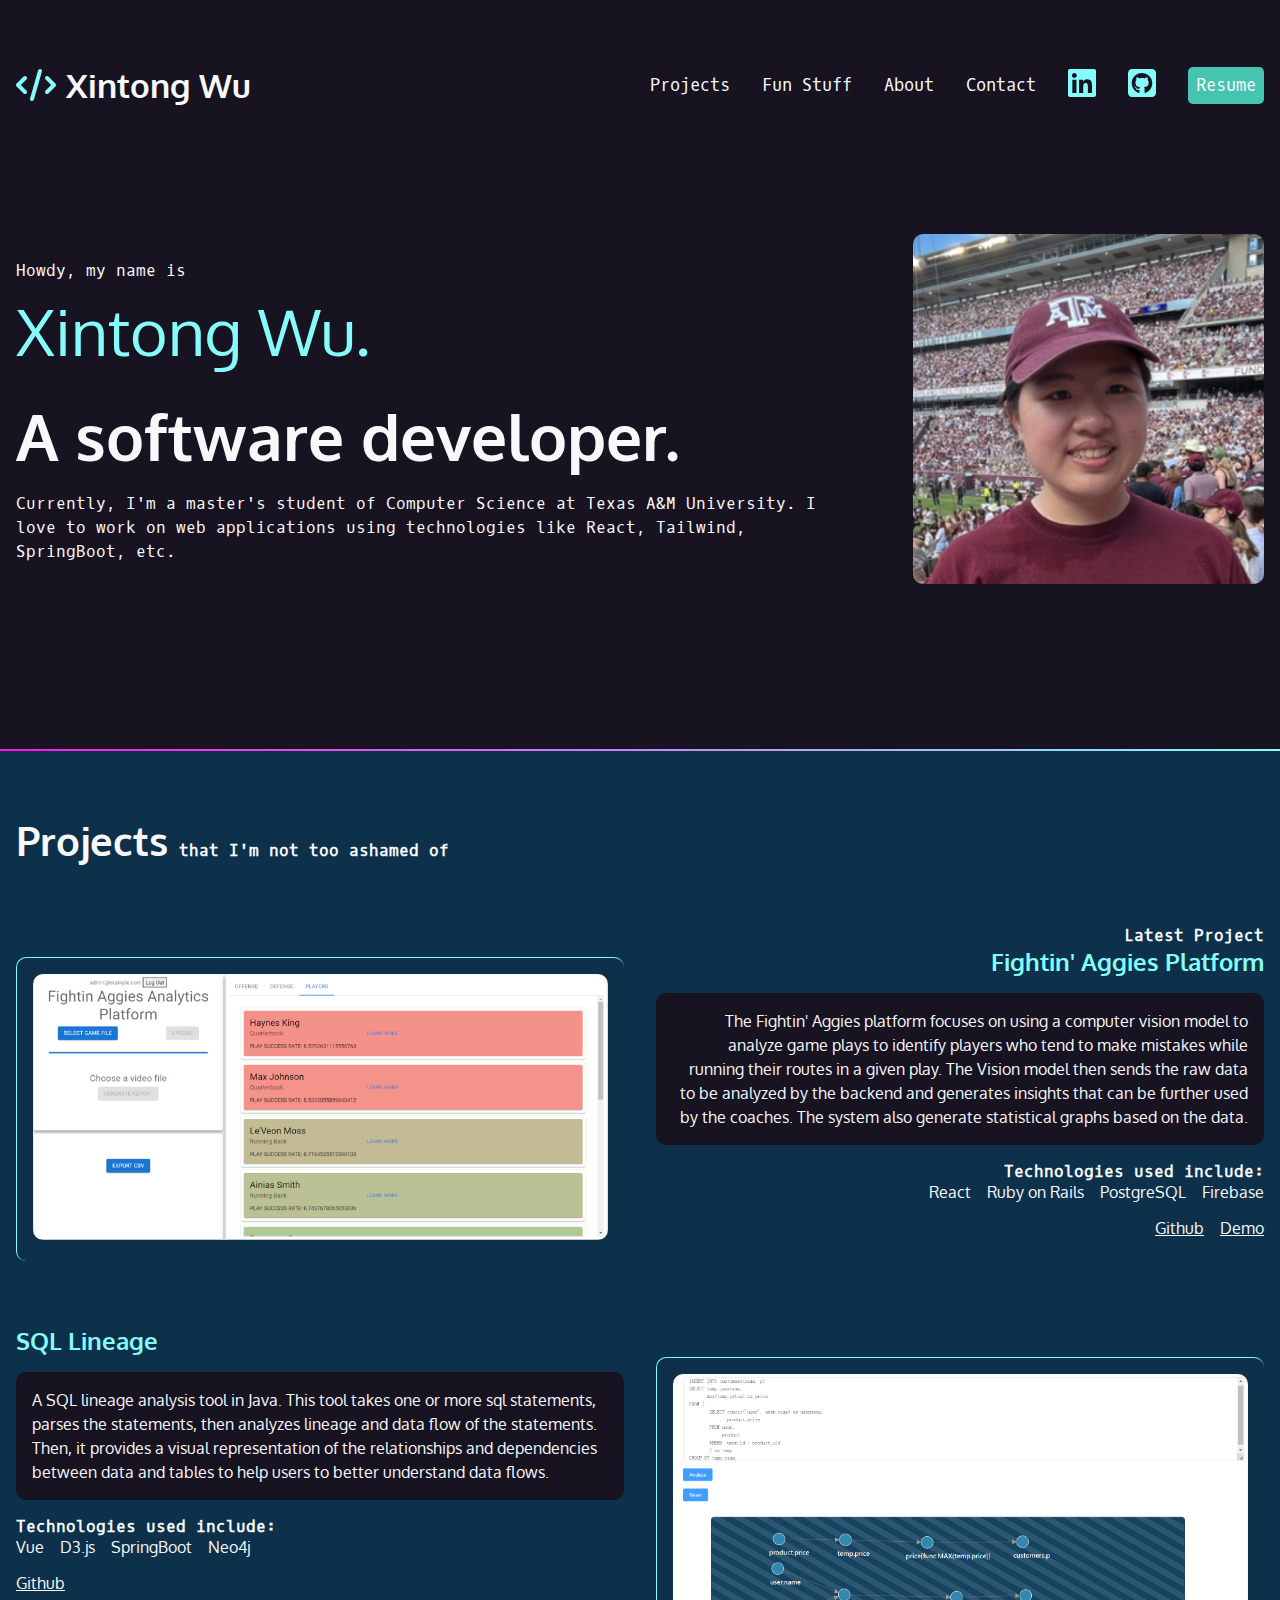
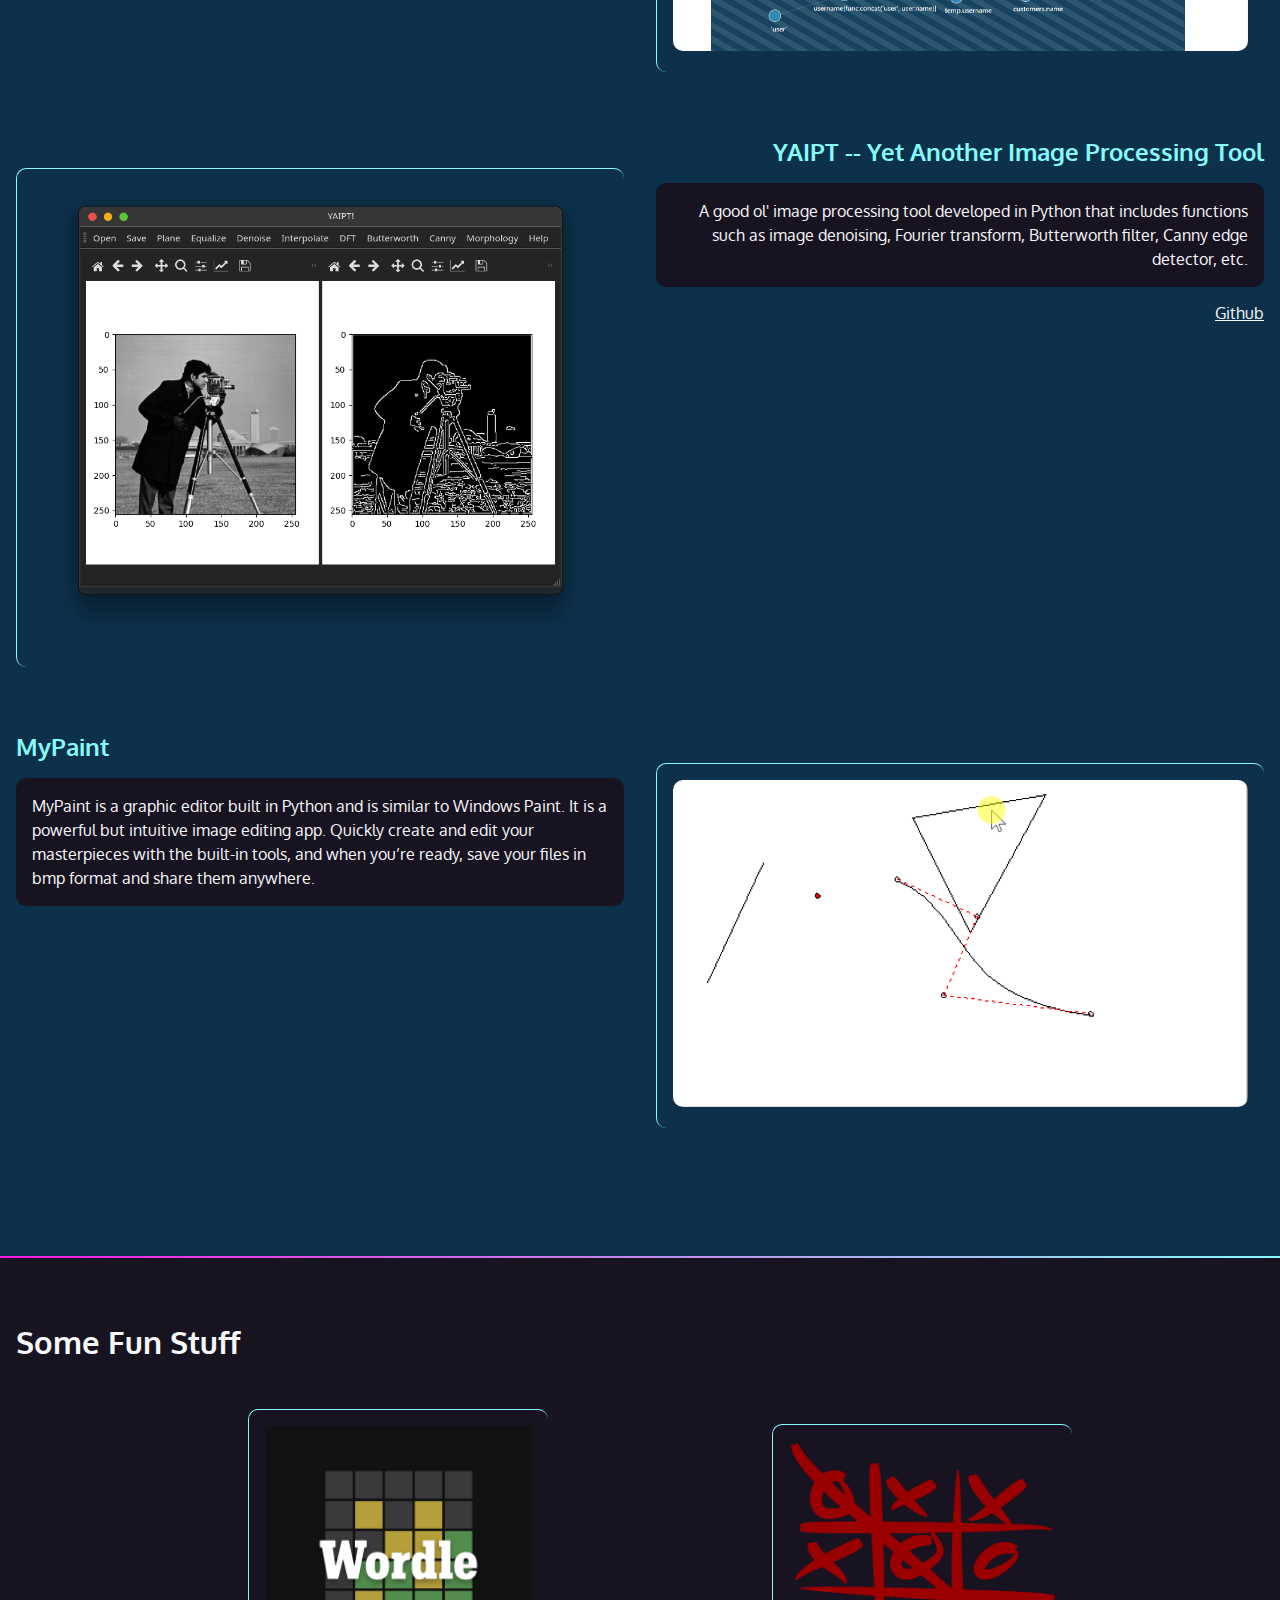
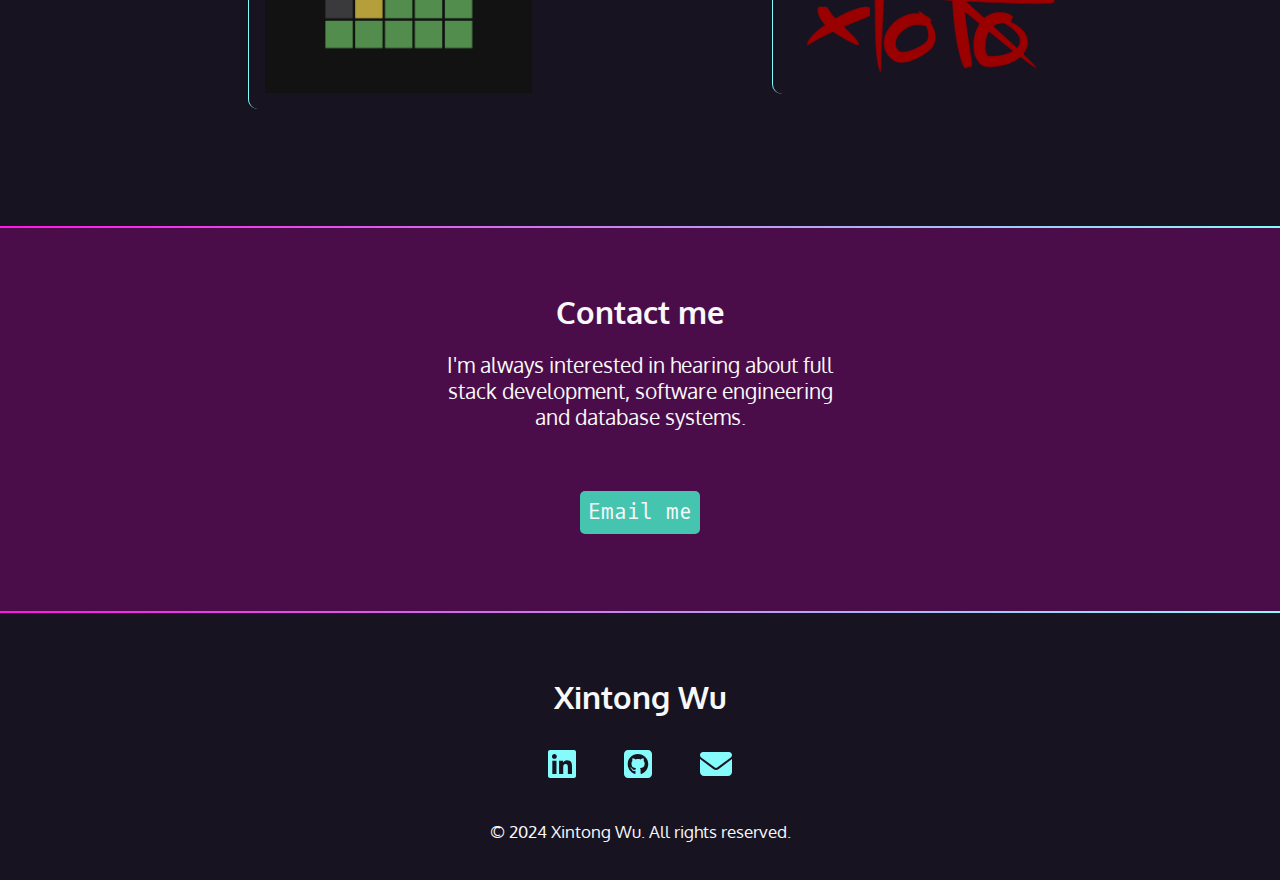
<file: index.html>
<!DOCTYPE html>
<html lang="en">
  <head>
    <meta charset="UTF-8" />
    <meta name="viewport" content="width=device-width, initial-scale=1.0" />
    <title>Xintong Wu</title>
    <link rel="preconnect" href="https://fonts.googleapis.com" />
    <link rel="preconnect" href="https://fonts.gstatic.com" crossorigin />
    <link
      href="https://fonts.googleapis.com/css2?family=Bricolage+Grotesque&family=Oxygen+Mono&display=swap"
      rel="stylesheet"
    />
    <link
      href="https://fonts.googleapis.com/css2?family=Oxygen&display=swap"
      rel="stylesheet"
    />
    <link rel="stylesheet" href="./css/style.css" />
  </head>

  <body>
    <nav class="navbar">
      <ul>
        <li>
          <h1>
            <a href="index.html">
              <div class="brand">
                <svg
                  xmlns="http://www.w3.org/2000/svg"
                  viewBox="0 0 640 512"
                  aria-hidden="true"
                >
                  <path
                    d="M392.8 1.2c-17-4.9-34.7 5-39.6 22l-128 448c-4.9 17 5 34.7 22 39.6s34.7-5 39.6-22l128-448c4.9-17-5-34.7-22-39.6zm80.6 120.1c-12.5 12.5-12.5 32.8 0 45.3L562.7 256l-89.4 89.4c-12.5 12.5-12.5 32.8 0 45.3s32.8 12.5 45.3 0l112-112c12.5-12.5 12.5-32.8 0-45.3l-112-112c-12.5-12.5-32.8-12.5-45.3 0zm-306.7 0c-12.5-12.5-32.8-12.5-45.3 0l-112 112c-12.5 12.5-12.5 32.8 0 45.3l112 112c12.5 12.5 32.8 12.5 45.3 0s12.5-32.8 0-45.3L77.3 256l89.4-89.4c12.5-12.5 12.5-32.8 0-45.3z"
                  />
                </svg>
                Xintong Wu
              </div>
            </a>
          </h1>
        </li>
        <li><a href="#projects">Projects</a></li>
        <li><a href="#some-fun-stuff">Fun Stuff</a></li>
        <li><a href="./about.html">About</a></li>
        <li><a href="#contact">Contact</a></li>
        <li>
          <a href="https://www.linkedin.com/in/wuxt/" target="_blank">
            <svg
              xmlns="http://www.w3.org/2000/svg"
              viewBox="0 0 448 512"
              aria-hidden="true"
            >
              <path
                d="M416 32H31.9C14.3 32 0 46.5 0 64.3v383.4C0 465.5 14.3 480 31.9 480H416c17.6 0 32-14.5 32-32.3V64.3c0-17.8-14.4-32.3-32-32.3zM135.4 416H69V202.2h66.5V416zm-33.2-243c-21.3 0-38.5-17.3-38.5-38.5S80.9 96 102.2 96c21.2 0 38.5 17.3 38.5 38.5 0 21.3-17.2 38.5-38.5 38.5zm282.1 243h-66.4V312c0-24.8-.5-56.7-34.5-56.7-34.6 0-39.9 27-39.9 54.9V416h-66.4V202.2h63.7v29.2h.9c8.9-16.8 30.6-34.5 62.9-34.5 67.2 0 79.7 44.3 79.7 101.9V416z"
              />
            </svg>
            <span class="sr-only">LinkedIn</span>
          </a>
        </li>
        <li>
          <a href="https://github.com/hogwartsfailure66" target="_blank"
            ><svg
              xmlns="http://www.w3.org/2000/svg"
              viewBox="0 0 448 512"
              aria-hidden="true"
            >
              <path
                d="M448 96c0-35.3-28.7-64-64-64H64C28.7 32 0 60.7 0 96V416c0 35.3 28.7 64 64 64H384c35.3 0 64-28.7 64-64V96zM265.8 407.7c0-1.8 0-6 .1-11.6c.1-11.4 .1-28.8 .1-43.7c0-15.6-5.2-25.5-11.3-30.7c37-4.1 76-9.2 76-73.1c0-18.2-6.5-27.3-17.1-39c1.7-4.3 7.4-22-1.7-45c-13.9-4.3-45.7 17.9-45.7 17.9c-13.2-3.7-27.5-5.6-41.6-5.6s-28.4 1.9-41.6 5.6c0 0-31.8-22.2-45.7-17.9c-9.1 22.9-3.5 40.6-1.7 45c-10.6 11.7-15.6 20.8-15.6 39c0 63.6 37.3 69 74.3 73.1c-4.8 4.3-9.1 11.7-10.6 22.3c-9.5 4.3-33.8 11.7-48.3-13.9c-9.1-15.8-25.5-17.1-25.5-17.1c-16.2-.2-1.1 10.2-1.1 10.2c10.8 5 18.4 24.2 18.4 24.2c9.7 29.7 56.1 19.7 56.1 19.7c0 9 .1 21.7 .1 30.6c0 4.8 .1 8.6 .1 10c0 4.3-3 9.5-11.5 8C106 393.6 59.8 330.8 59.8 257.4c0-91.8 70.2-161.5 162-161.5s166.2 69.7 166.2 161.5c.1 73.4-44.7 136.3-110.7 158.3c-8.4 1.5-11.5-3.7-11.5-8zm-90.5-54.8c-.2-1.5 1.1-2.8 3-3.2c1.9-.2 3.7 .6 3.9 1.9c.3 1.3-1 2.6-3 3c-1.9 .4-3.7-.4-3.9-1.7zm-9.1 3.2c-2.2 .2-3.7-.9-3.7-2.4c0-1.3 1.5-2.4 3.5-2.4c1.9-.2 3.7 .9 3.7 2.4c0 1.3-1.5 2.4-3.5 2.4zm-14.3-2.2c-1.9-.4-3.2-1.9-2.8-3.2s2.4-1.9 4.1-1.5c2 .6 3.3 2.1 2.8 3.4c-.4 1.3-2.4 1.9-4.1 1.3zm-12.5-7.3c-1.5-1.3-1.9-3.2-.9-4.1c.9-1.1 2.8-.9 4.3 .6c1.3 1.3 1.8 3.3 .9 4.1c-.9 1.1-2.8 .9-4.3-.6zm-8.5-10c-1.1-1.5-1.1-3.2 0-3.9c1.1-.9 2.8-.2 3.7 1.3c1.1 1.5 1.1 3.3 0 4.1c-.9 .6-2.6 0-3.7-1.5zm-6.3-8.8c-1.1-1.3-1.3-2.8-.4-3.5c.9-.9 2.4-.4 3.5 .6c1.1 1.3 1.3 2.8 .4 3.5c-.9 .9-2.4 .4-3.5-.6zm-6-6.4c-1.3-.6-1.9-1.7-1.5-2.6c.4-.6 1.5-.9 2.8-.4c1.3 .7 1.9 1.8 1.5 2.6c-.4 .9-1.7 1.1-2.8 .4z"
              />
            </svg>
            <span class="sr-only">Github</span>
          </a>
        </li>
        <li><a class="button" href="./about.html#resume">Resume</a></li>
      </ul>
    </nav>

    <main>
      <section id="intro">
        <div>
          <p class="name">
            Howdy, my name is
            <span class="highlight-name rainbow">Xintong Wu.</span>
          </p>
          <h2>A software developer.</h2>
          <p class="sub-intro">
            Currently, I'm a master's student of Computer Science at Texas A&M
            University. I love to work on web applications using technologies
            like React, Tailwind, SpringBoot, etc.
          </p>
        </div>
        <div id="my-img" class="rounded">
          <img id="me" src="./img//me.PNG" />
        </div>
      </section>

      <div class="gradient"></div>

      <div class="container-dkblue">
        <section id="projects">
          <h2>
            Projects
            <span class="sub-description"> that I'm not too ashamed of</span>
          </h2>

          <article>
            <div class="text">
              <h4>Latest Project</h4>
              <h3>Fightin' Aggies Platform</h3>
              <p class="container-black card project-description">
                The Fightin' Aggies platform focuses on using a computer vision
                model to analyze game plays to identify players who tend to make
                mistakes while running their routes in a given play. The Vision
                model then sends the raw data to be analyzed by the backend and
                generates insights that can be further used by the coaches. The
                system also generate statistical graphs based on the data.
              </p>
              <h4>Technologies used include:</h4>
              <ul>
                <li>React</li>
                <li>Ruby on Rails</li>
                <li>PostgreSQL</li>
                <li>Firebase</li>
              </ul>
              <ul class="mt-1 links">
                <li>
                  <a
                    href="https://github.com/jessefphipps/fighting-aggies-platform"
                    target="_blank"
                  >
                    Github
                  </a>
                </li>
                <li>
                  <a href="https://youtu.be/Z7m5cVmvchs" target="_blank">
                    Demo
                  </a>
                </li>
              </ul>
            </div>
            <span class="card img-box">
              <img
                src="./img/projects/fightin-aggies.PNG"
                alt="Screenshot of fightin' aggies platform."
              />
            </span>
          </article>

          <article class="reverse-article">
            <div class="text">
              <h3>SQL Lineage</h3>
              <p class="container-black card project-description">
                A SQL lineage analysis tool in Java. This tool takes one or more
                sql statements, parses the statements, then analyzes lineage and
                data flow of the statements. Then, it provides a visual
                representation of the relationships and dependencies between
                data and tables to help users to better understand data flows.
              </p>
              <h4>Technologies used include:</h4>
              <ul>
                <li>Vue</li>
                <li>D3.js</li>
                <li>SpringBoot</li>
                <li>Neo4j</li>
              </ul>
              <ul class="mt-1 links">
                <li>
                  <a
                    href="https://github.com/hogwartsfailure66/sql"
                    target="_blank"
                  >
                    Github
                  </a>
                </li>
              </ul>
            </div>
            <span class="card img-box">
              <img
                src="./img/projects/sql-lineage.png"
                alt="Screenshot of sql lineage."
              />
            </span>
          </article>

          <article>
            <div class="text">
              <h3>YAIPT -- Yet Another Image Processing Tool</h3>
              <p class="container-black card project-description">
                A good ol' image processing tool developed in Python that
                includes functions such as image denoising, Fourier transform,
                Butterworth filter, Canny edge detector, etc.
              </p>
              <ul class="mt-1 links">
                <li>
                  <a
                    href="https://github.com/hogwartsfailure66/YAIPT"
                    target="_blank"
                  >
                    Github
                  </a>
                </li>
              </ul>
            </div>
            <span class="card img-box">
              <img src="./img/projects/yaipt.png" alt="Screenshot of yaipt." />
            </span>
          </article>

          <article class="reverse-article">
            <div class="text">
              <h3>MyPaint</h3>
              <p class="container-black card project-description">
                MyPaint is a graphic editor built in Python and is similar to
                Windows Paint. It is a powerful but intuitive image editing app.
                Quickly create and edit your masterpieces with the built-in
                tools, and when you’re ready, save your files in bmp format and
                share them anywhere.
              </p>
            </div>
            <span class="card img-box">
              <img src="./img/projects/cg.png" alt="Screenshot of MyPaint." />
            </span>
          </article>
        </section>
      </div>

      <div class="gradient"></div>

      <div class="container-black">
        <section id="some-fun-stuff">
          <h2>Some Fun Stuff</h2>
          <div class="fun-stuff">
            <ul>
              <li>
                <a href="./fun-stuff/wordle/wordle.html">
                  <img src="./img/fun/wordle.jpg" alt="wordle" />
                </a>
              </li>
              <li>
                <a href="./fun-stuff/tic-tac-toe/tic-tac-toe.html">
                  <img src="./img/fun/tic-tac-toe.png" alt="tic tac toe" />
                </a>
              </li>
            </ul>
          </div>
        </section>
      </div>

      <div class="gradient"></div>

      <div class="container-plum">
        <section id="contact">
          <h2>Contact me</h2>
          <p>
            I'm always interested in hearing about full stack development,
            software engineering and database systems.
          </p>
          <p><a href="mailto:wuxt@tamu.edu" class="button">Email me</a></p>
        </section>
      </div>

      <div class="gradient"></div>
    </main>

    <footer>
      <h2>Xintong Wu</h2>
      <ul>
        <li>
          <a href="https://www.linkedin.com/in/wuxt/" target="_blank">
            <svg
              xmlns="http://www.w3.org/2000/svg"
              viewBox="0 0 448 512"
              aria-hidden="true"
            >
              <path
                d="M416 32H31.9C14.3 32 0 46.5 0 64.3v383.4C0 465.5 14.3 480 31.9 480H416c17.6 0 32-14.5 32-32.3V64.3c0-17.8-14.4-32.3-32-32.3zM135.4 416H69V202.2h66.5V416zm-33.2-243c-21.3 0-38.5-17.3-38.5-38.5S80.9 96 102.2 96c21.2 0 38.5 17.3 38.5 38.5 0 21.3-17.2 38.5-38.5 38.5zm282.1 243h-66.4V312c0-24.8-.5-56.7-34.5-56.7-34.6 0-39.9 27-39.9 54.9V416h-66.4V202.2h63.7v29.2h.9c8.9-16.8 30.6-34.5 62.9-34.5 67.2 0 79.7 44.3 79.7 101.9V416z"
              />
            </svg>
            <span class="sr-only">LinkedIn</span>
          </a>
        </li>
        <li>
          <a href="https://github.com/hogwartsfailure66" target="_blank">
            <svg
              xmlns="http://www.w3.org/2000/svg"
              viewBox="0 0 448 512"
              aria-hidden="true"
            >
              <path
                d="M448 96c0-35.3-28.7-64-64-64H64C28.7 32 0 60.7 0 96V416c0 35.3 28.7 64 64 64H384c35.3 0 64-28.7 64-64V96zM265.8 407.7c0-1.8 0-6 .1-11.6c.1-11.4 .1-28.8 .1-43.7c0-15.6-5.2-25.5-11.3-30.7c37-4.1 76-9.2 76-73.1c0-18.2-6.5-27.3-17.1-39c1.7-4.3 7.4-22-1.7-45c-13.9-4.3-45.7 17.9-45.7 17.9c-13.2-3.7-27.5-5.6-41.6-5.6s-28.4 1.9-41.6 5.6c0 0-31.8-22.2-45.7-17.9c-9.1 22.9-3.5 40.6-1.7 45c-10.6 11.7-15.6 20.8-15.6 39c0 63.6 37.3 69 74.3 73.1c-4.8 4.3-9.1 11.7-10.6 22.3c-9.5 4.3-33.8 11.7-48.3-13.9c-9.1-15.8-25.5-17.1-25.5-17.1c-16.2-.2-1.1 10.2-1.1 10.2c10.8 5 18.4 24.2 18.4 24.2c9.7 29.7 56.1 19.7 56.1 19.7c0 9 .1 21.7 .1 30.6c0 4.8 .1 8.6 .1 10c0 4.3-3 9.5-11.5 8C106 393.6 59.8 330.8 59.8 257.4c0-91.8 70.2-161.5 162-161.5s166.2 69.7 166.2 161.5c.1 73.4-44.7 136.3-110.7 158.3c-8.4 1.5-11.5-3.7-11.5-8zm-90.5-54.8c-.2-1.5 1.1-2.8 3-3.2c1.9-.2 3.7 .6 3.9 1.9c.3 1.3-1 2.6-3 3c-1.9 .4-3.7-.4-3.9-1.7zm-9.1 3.2c-2.2 .2-3.7-.9-3.7-2.4c0-1.3 1.5-2.4 3.5-2.4c1.9-.2 3.7 .9 3.7 2.4c0 1.3-1.5 2.4-3.5 2.4zm-14.3-2.2c-1.9-.4-3.2-1.9-2.8-3.2s2.4-1.9 4.1-1.5c2 .6 3.3 2.1 2.8 3.4c-.4 1.3-2.4 1.9-4.1 1.3zm-12.5-7.3c-1.5-1.3-1.9-3.2-.9-4.1c.9-1.1 2.8-.9 4.3 .6c1.3 1.3 1.8 3.3 .9 4.1c-.9 1.1-2.8 .9-4.3-.6zm-8.5-10c-1.1-1.5-1.1-3.2 0-3.9c1.1-.9 2.8-.2 3.7 1.3c1.1 1.5 1.1 3.3 0 4.1c-.9 .6-2.6 0-3.7-1.5zm-6.3-8.8c-1.1-1.3-1.3-2.8-.4-3.5c.9-.9 2.4-.4 3.5 .6c1.1 1.3 1.3 2.8 .4 3.5c-.9 .9-2.4 .4-3.5-.6zm-6-6.4c-1.3-.6-1.9-1.7-1.5-2.6c.4-.6 1.5-.9 2.8-.4c1.3 .7 1.9 1.8 1.5 2.6c-.4 .9-1.7 1.1-2.8 .4z"
              />
            </svg>
            <span class="sr-only">Github</span>
          </a>
        </li>
        <li>
          <a href="mailto:wuxt@tamu.edu">
            <svg
              xmlns="http://www.w3.org/2000/svg"
              viewBox="0 0 512 512"
              aria-hidden="true"
            >
              <path
                d="M48 64C21.5 64 0 85.5 0 112c0 15.1 7.1 29.3 19.2 38.4L236.8 313.6c11.4 8.5 27 8.5 38.4 0L492.8 150.4c12.1-9.1 19.2-23.3 19.2-38.4c0-26.5-21.5-48-48-48H48zM0 176V384c0 35.3 28.7 64 64 64H448c35.3 0 64-28.7 64-64V176L294.4 339.2c-22.8 17.1-54 17.1-76.8 0L0 176z"
              />
            </svg>
            <span class="sr-only">Email</span>
          </a>
        </li>
      </ul>
      <p><small>&copy; 2024 Xintong Wu. All rights reserved.</small></p>
    </footer>
  </body>
</html>
</file>
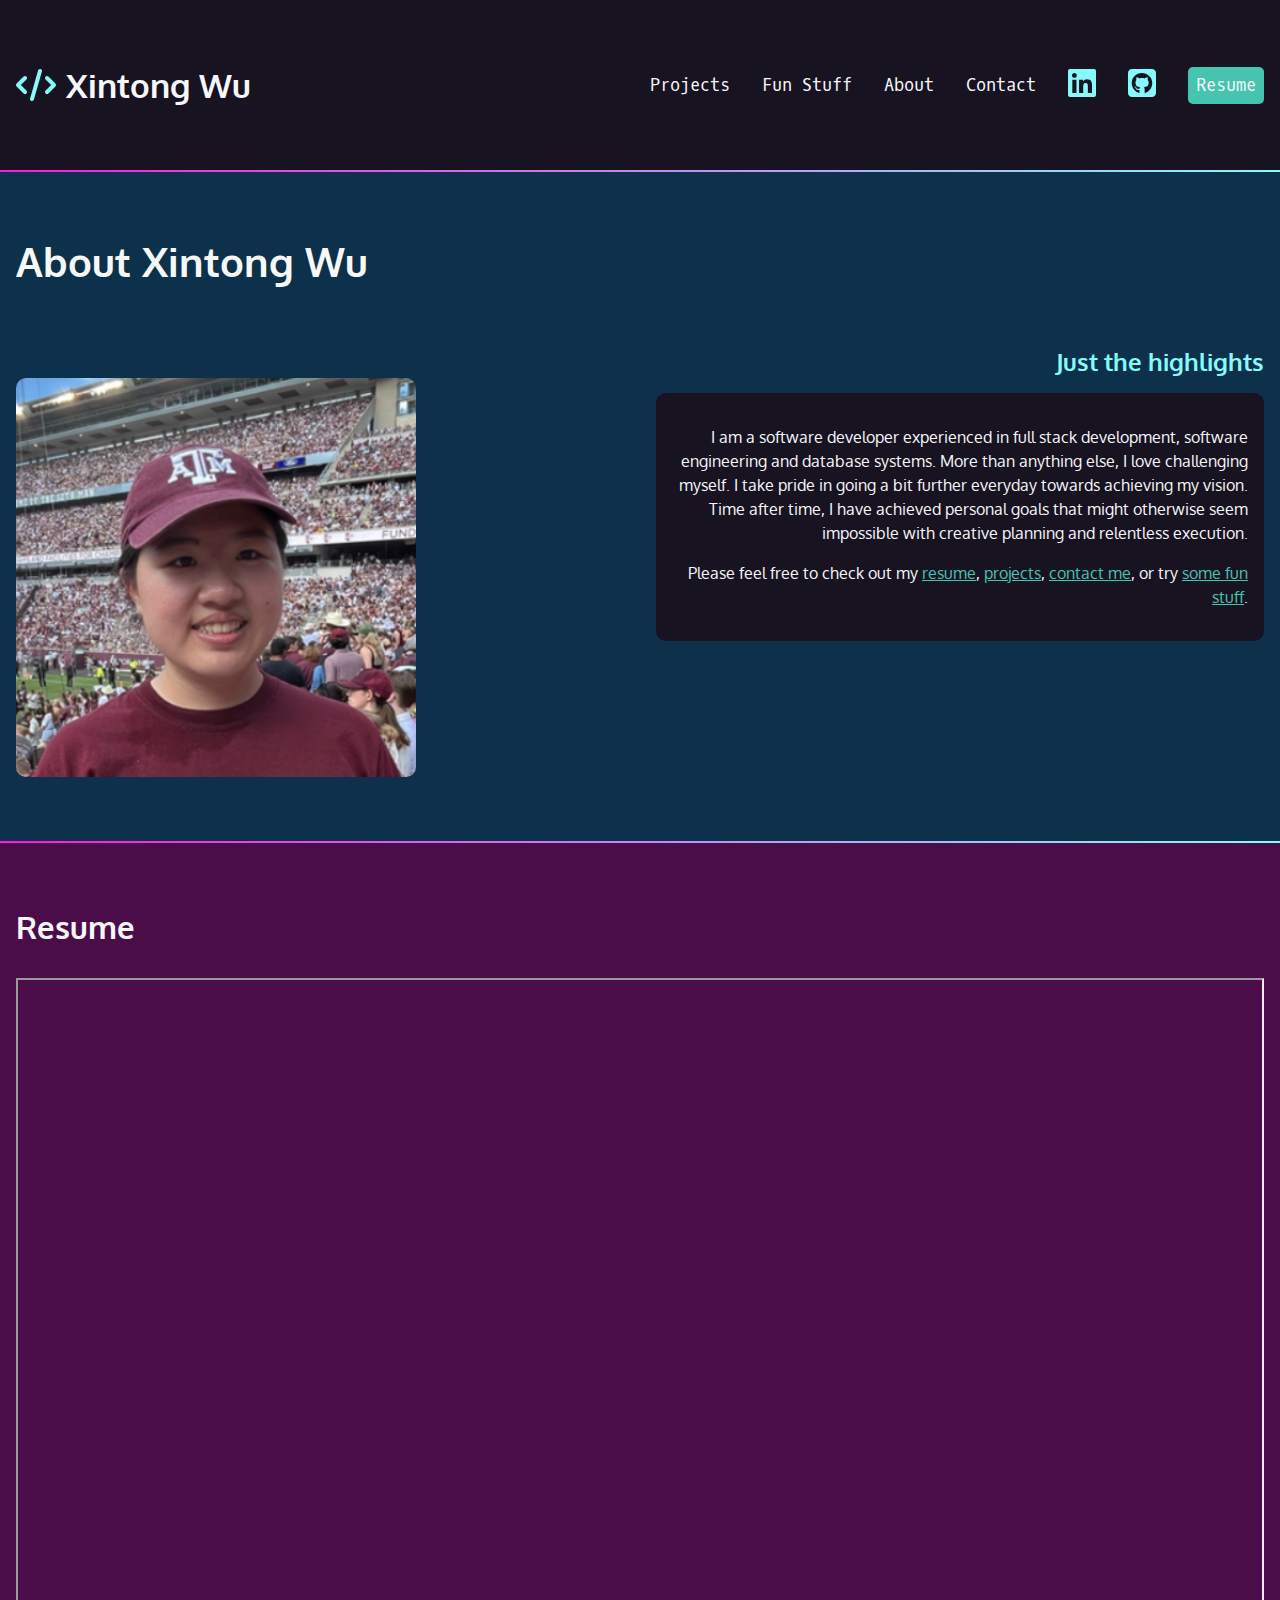
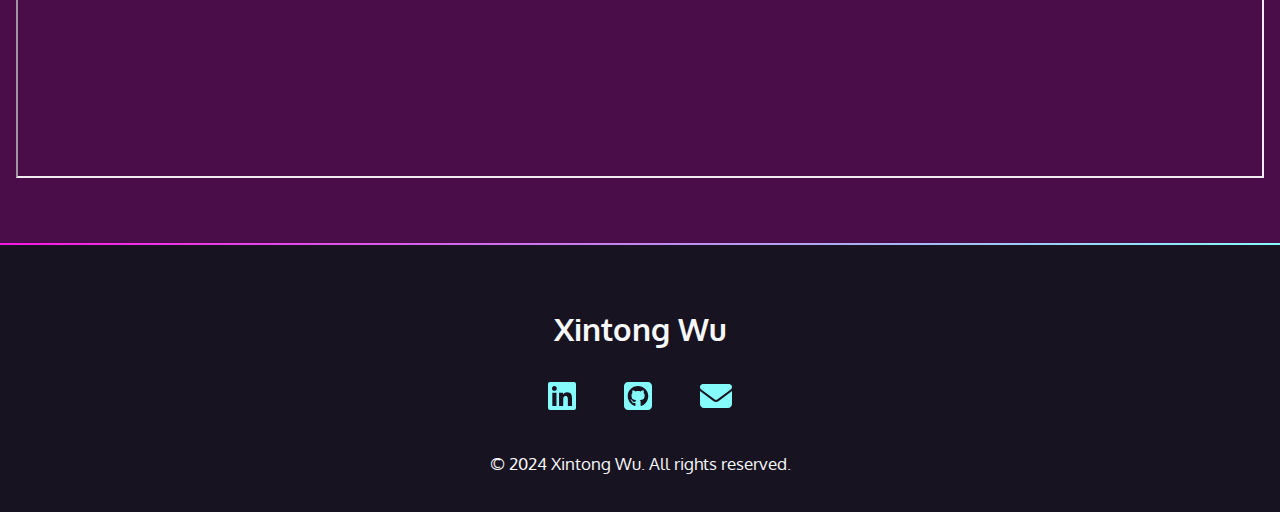
<file: about.html>
<!DOCTYPE html>
<html lang="en">
  <head>
    <meta charset="UTF-8" />
    <meta name="viewport" content="width=device-width, initial-scale=1.0" />
    <title>Xintong Wu</title>
    <link rel="preconnect" href="https://fonts.googleapis.com" />
    <link rel="preconnect" href="https://fonts.gstatic.com" crossorigin />
    <link
      href="https://fonts.googleapis.com/css2?family=Bricolage+Grotesque&family=Oxygen+Mono&display=swap"
      rel="stylesheet"
    />
    <link
      href="https://fonts.googleapis.com/css2?family=Oxygen&display=swap"
      rel="stylesheet"
    />
    <link rel="stylesheet" href="./css/style.css" />
  </head>

  <body>
    <nav class="navbar">
      <ul>
        <li>
          <h1>
            <a href="index.html">
              <div class="brand">
                <svg
                  xmlns="http://www.w3.org/2000/svg"
                  viewBox="0 0 640 512"
                  aria-hidden="true"
                >
                  <path
                    d="M392.8 1.2c-17-4.9-34.7 5-39.6 22l-128 448c-4.9 17 5 34.7 22 39.6s34.7-5 39.6-22l128-448c4.9-17-5-34.7-22-39.6zm80.6 120.1c-12.5 12.5-12.5 32.8 0 45.3L562.7 256l-89.4 89.4c-12.5 12.5-12.5 32.8 0 45.3s32.8 12.5 45.3 0l112-112c12.5-12.5 12.5-32.8 0-45.3l-112-112c-12.5-12.5-32.8-12.5-45.3 0zm-306.7 0c-12.5-12.5-32.8-12.5-45.3 0l-112 112c-12.5 12.5-12.5 32.8 0 45.3l112 112c12.5 12.5 32.8 12.5 45.3 0s12.5-32.8 0-45.3L77.3 256l89.4-89.4c12.5-12.5 12.5-32.8 0-45.3z"
                  />
                </svg>
                Xintong Wu
              </div>
            </a>
          </h1>
        </li>
        <li><a href="./index.html#projects">Projects</a></li>
        <li><a href="./index.html#some-fun-stuff">Fun Stuff</a></li>
        <li><a href="./about.html">About</a></li>
        <li><a href="./index.html#contact">Contact</a></li>
        <li>
          <a href="https://www.linkedin.com/in/wuxt/" target="_blank">
            <svg
              xmlns="http://www.w3.org/2000/svg"
              viewBox="0 0 448 512"
              aria-hidden="true"
            >
              <path
                d="M416 32H31.9C14.3 32 0 46.5 0 64.3v383.4C0 465.5 14.3 480 31.9 480H416c17.6 0 32-14.5 32-32.3V64.3c0-17.8-14.4-32.3-32-32.3zM135.4 416H69V202.2h66.5V416zm-33.2-243c-21.3 0-38.5-17.3-38.5-38.5S80.9 96 102.2 96c21.2 0 38.5 17.3 38.5 38.5 0 21.3-17.2 38.5-38.5 38.5zm282.1 243h-66.4V312c0-24.8-.5-56.7-34.5-56.7-34.6 0-39.9 27-39.9 54.9V416h-66.4V202.2h63.7v29.2h.9c8.9-16.8 30.6-34.5 62.9-34.5 67.2 0 79.7 44.3 79.7 101.9V416z"
              />
            </svg>
            <span class="sr-only">LinkedIn</span>
          </a>
        </li>
        <li>
          <a href="https://github.com/hogwartsfailure66" target="_blank"
            ><svg
              xmlns="http://www.w3.org/2000/svg"
              viewBox="0 0 448 512"
              aria-hidden="true"
            >
              <path
                d="M448 96c0-35.3-28.7-64-64-64H64C28.7 32 0 60.7 0 96V416c0 35.3 28.7 64 64 64H384c35.3 0 64-28.7 64-64V96zM265.8 407.7c0-1.8 0-6 .1-11.6c.1-11.4 .1-28.8 .1-43.7c0-15.6-5.2-25.5-11.3-30.7c37-4.1 76-9.2 76-73.1c0-18.2-6.5-27.3-17.1-39c1.7-4.3 7.4-22-1.7-45c-13.9-4.3-45.7 17.9-45.7 17.9c-13.2-3.7-27.5-5.6-41.6-5.6s-28.4 1.9-41.6 5.6c0 0-31.8-22.2-45.7-17.9c-9.1 22.9-3.5 40.6-1.7 45c-10.6 11.7-15.6 20.8-15.6 39c0 63.6 37.3 69 74.3 73.1c-4.8 4.3-9.1 11.7-10.6 22.3c-9.5 4.3-33.8 11.7-48.3-13.9c-9.1-15.8-25.5-17.1-25.5-17.1c-16.2-.2-1.1 10.2-1.1 10.2c10.8 5 18.4 24.2 18.4 24.2c9.7 29.7 56.1 19.7 56.1 19.7c0 9 .1 21.7 .1 30.6c0 4.8 .1 8.6 .1 10c0 4.3-3 9.5-11.5 8C106 393.6 59.8 330.8 59.8 257.4c0-91.8 70.2-161.5 162-161.5s166.2 69.7 166.2 161.5c.1 73.4-44.7 136.3-110.7 158.3c-8.4 1.5-11.5-3.7-11.5-8zm-90.5-54.8c-.2-1.5 1.1-2.8 3-3.2c1.9-.2 3.7 .6 3.9 1.9c.3 1.3-1 2.6-3 3c-1.9 .4-3.7-.4-3.9-1.7zm-9.1 3.2c-2.2 .2-3.7-.9-3.7-2.4c0-1.3 1.5-2.4 3.5-2.4c1.9-.2 3.7 .9 3.7 2.4c0 1.3-1.5 2.4-3.5 2.4zm-14.3-2.2c-1.9-.4-3.2-1.9-2.8-3.2s2.4-1.9 4.1-1.5c2 .6 3.3 2.1 2.8 3.4c-.4 1.3-2.4 1.9-4.1 1.3zm-12.5-7.3c-1.5-1.3-1.9-3.2-.9-4.1c.9-1.1 2.8-.9 4.3 .6c1.3 1.3 1.8 3.3 .9 4.1c-.9 1.1-2.8 .9-4.3-.6zm-8.5-10c-1.1-1.5-1.1-3.2 0-3.9c1.1-.9 2.8-.2 3.7 1.3c1.1 1.5 1.1 3.3 0 4.1c-.9 .6-2.6 0-3.7-1.5zm-6.3-8.8c-1.1-1.3-1.3-2.8-.4-3.5c.9-.9 2.4-.4 3.5 .6c1.1 1.3 1.3 2.8 .4 3.5c-.9 .9-2.4 .4-3.5-.6zm-6-6.4c-1.3-.6-1.9-1.7-1.5-2.6c.4-.6 1.5-.9 2.8-.4c1.3 .7 1.9 1.8 1.5 2.6c-.4 .9-1.7 1.1-2.8 .4z"
              />
            </svg>
            <span class="sr-only">Github</span>
          </a>
        </li>
        <li>
          <a class="button" href="#resume">Resume</a>
        </li>
      </ul>
    </nav>

    <div class="gradient"></div>

    <main>
      <div class="container-dkblue">
        <section id="projects">
          <h2>About Xintong Wu</h2>
          <article id="about">
            <div class="text">
              <h3>Just the highlights</h3>
              <div class="container-black card project-description mt-1">
                <p>
                  I am a software developer experienced in full stack
                  development, software engineering and database systems. More
                  than anything else, I love challenging myself. I take pride in
                  going a bit further everyday towards achieving my vision. Time
                  after time, I have achieved personal goals that might
                  otherwise seem impossible with creative planning and
                  relentless execution.
                </p>
                <p>
                  Please feel free to check out my
                  <a href="#resume">resume</a>,
                  <a href="./index.html#projects">projects</a>,
                  <a href="./index.html#contact">contact me</a>, or try
                  <a href="./index.html#some-fun-stuff">some fun stuff</a>.
                </p>
              </div>
            </div>
            <img src="./img/me.PNG" alt="a photo of me" />
          </article>
        </section>
      </div>

      <div class="gradient"></div>

      <div class="container-plum">
        <section id="resume">
          <h2>Resume</h2>
          <iframe src="./resume/my_resume.pdf" width="100%" height="800">
          </iframe>
        </section>
      </div>

      <div class="gradient"></div>
    </main>

    <footer>
      <h2>Xintong Wu</h2>
      <ul>
        <li>
          <a href="https://www.linkedin.com/in/wuxt/" target="_blank">
            <svg
              xmlns="http://www.w3.org/2000/svg"
              viewBox="0 0 448 512"
              aria-hidden="true"
            >
              <path
                d="M416 32H31.9C14.3 32 0 46.5 0 64.3v383.4C0 465.5 14.3 480 31.9 480H416c17.6 0 32-14.5 32-32.3V64.3c0-17.8-14.4-32.3-32-32.3zM135.4 416H69V202.2h66.5V416zm-33.2-243c-21.3 0-38.5-17.3-38.5-38.5S80.9 96 102.2 96c21.2 0 38.5 17.3 38.5 38.5 0 21.3-17.2 38.5-38.5 38.5zm282.1 243h-66.4V312c0-24.8-.5-56.7-34.5-56.7-34.6 0-39.9 27-39.9 54.9V416h-66.4V202.2h63.7v29.2h.9c8.9-16.8 30.6-34.5 62.9-34.5 67.2 0 79.7 44.3 79.7 101.9V416z"
              />
            </svg>
            <span class="sr-only">LinkedIn</span>
          </a>
        </li>
        <li>
          <a href="https://github.com/hogwartsfailure66" target="_blank">
            <svg
              xmlns="http://www.w3.org/2000/svg"
              viewBox="0 0 448 512"
              aria-hidden="true"
            >
              <path
                d="M448 96c0-35.3-28.7-64-64-64H64C28.7 32 0 60.7 0 96V416c0 35.3 28.7 64 64 64H384c35.3 0 64-28.7 64-64V96zM265.8 407.7c0-1.8 0-6 .1-11.6c.1-11.4 .1-28.8 .1-43.7c0-15.6-5.2-25.5-11.3-30.7c37-4.1 76-9.2 76-73.1c0-18.2-6.5-27.3-17.1-39c1.7-4.3 7.4-22-1.7-45c-13.9-4.3-45.7 17.9-45.7 17.9c-13.2-3.7-27.5-5.6-41.6-5.6s-28.4 1.9-41.6 5.6c0 0-31.8-22.2-45.7-17.9c-9.1 22.9-3.5 40.6-1.7 45c-10.6 11.7-15.6 20.8-15.6 39c0 63.6 37.3 69 74.3 73.1c-4.8 4.3-9.1 11.7-10.6 22.3c-9.5 4.3-33.8 11.7-48.3-13.9c-9.1-15.8-25.5-17.1-25.5-17.1c-16.2-.2-1.1 10.2-1.1 10.2c10.8 5 18.4 24.2 18.4 24.2c9.7 29.7 56.1 19.7 56.1 19.7c0 9 .1 21.7 .1 30.6c0 4.8 .1 8.6 .1 10c0 4.3-3 9.5-11.5 8C106 393.6 59.8 330.8 59.8 257.4c0-91.8 70.2-161.5 162-161.5s166.2 69.7 166.2 161.5c.1 73.4-44.7 136.3-110.7 158.3c-8.4 1.5-11.5-3.7-11.5-8zm-90.5-54.8c-.2-1.5 1.1-2.8 3-3.2c1.9-.2 3.7 .6 3.9 1.9c.3 1.3-1 2.6-3 3c-1.9 .4-3.7-.4-3.9-1.7zm-9.1 3.2c-2.2 .2-3.7-.9-3.7-2.4c0-1.3 1.5-2.4 3.5-2.4c1.9-.2 3.7 .9 3.7 2.4c0 1.3-1.5 2.4-3.5 2.4zm-14.3-2.2c-1.9-.4-3.2-1.9-2.8-3.2s2.4-1.9 4.1-1.5c2 .6 3.3 2.1 2.8 3.4c-.4 1.3-2.4 1.9-4.1 1.3zm-12.5-7.3c-1.5-1.3-1.9-3.2-.9-4.1c.9-1.1 2.8-.9 4.3 .6c1.3 1.3 1.8 3.3 .9 4.1c-.9 1.1-2.8 .9-4.3-.6zm-8.5-10c-1.1-1.5-1.1-3.2 0-3.9c1.1-.9 2.8-.2 3.7 1.3c1.1 1.5 1.1 3.3 0 4.1c-.9 .6-2.6 0-3.7-1.5zm-6.3-8.8c-1.1-1.3-1.3-2.8-.4-3.5c.9-.9 2.4-.4 3.5 .6c1.1 1.3 1.3 2.8 .4 3.5c-.9 .9-2.4 .4-3.5-.6zm-6-6.4c-1.3-.6-1.9-1.7-1.5-2.6c.4-.6 1.5-.9 2.8-.4c1.3 .7 1.9 1.8 1.5 2.6c-.4 .9-1.7 1.1-2.8 .4z"
              />
            </svg>
            <span class="sr-only">Github</span>
          </a>
        </li>
        <li>
          <a href="mailto:wuxt@tamu.edu">
            <svg
              xmlns="http://www.w3.org/2000/svg"
              viewBox="0 0 512 512"
              aria-hidden="true"
            >
              <path
                d="M48 64C21.5 64 0 85.5 0 112c0 15.1 7.1 29.3 19.2 38.4L236.8 313.6c11.4 8.5 27 8.5 38.4 0L492.8 150.4c12.1-9.1 19.2-23.3 19.2-38.4c0-26.5-21.5-48-48-48H48zM0 176V384c0 35.3 28.7 64 64 64H448c35.3 0 64-28.7 64-64V176L294.4 339.2c-22.8 17.1-54 17.1-76.8 0L0 176z"
              />
            </svg>
            <span class="sr-only">Email</span>
          </a>
        </li>
      </ul>
      <p><small>&copy; 2024 Xintong Wu. All rights reserved.</small></p>
    </footer>
  </body>
</html>
</file>
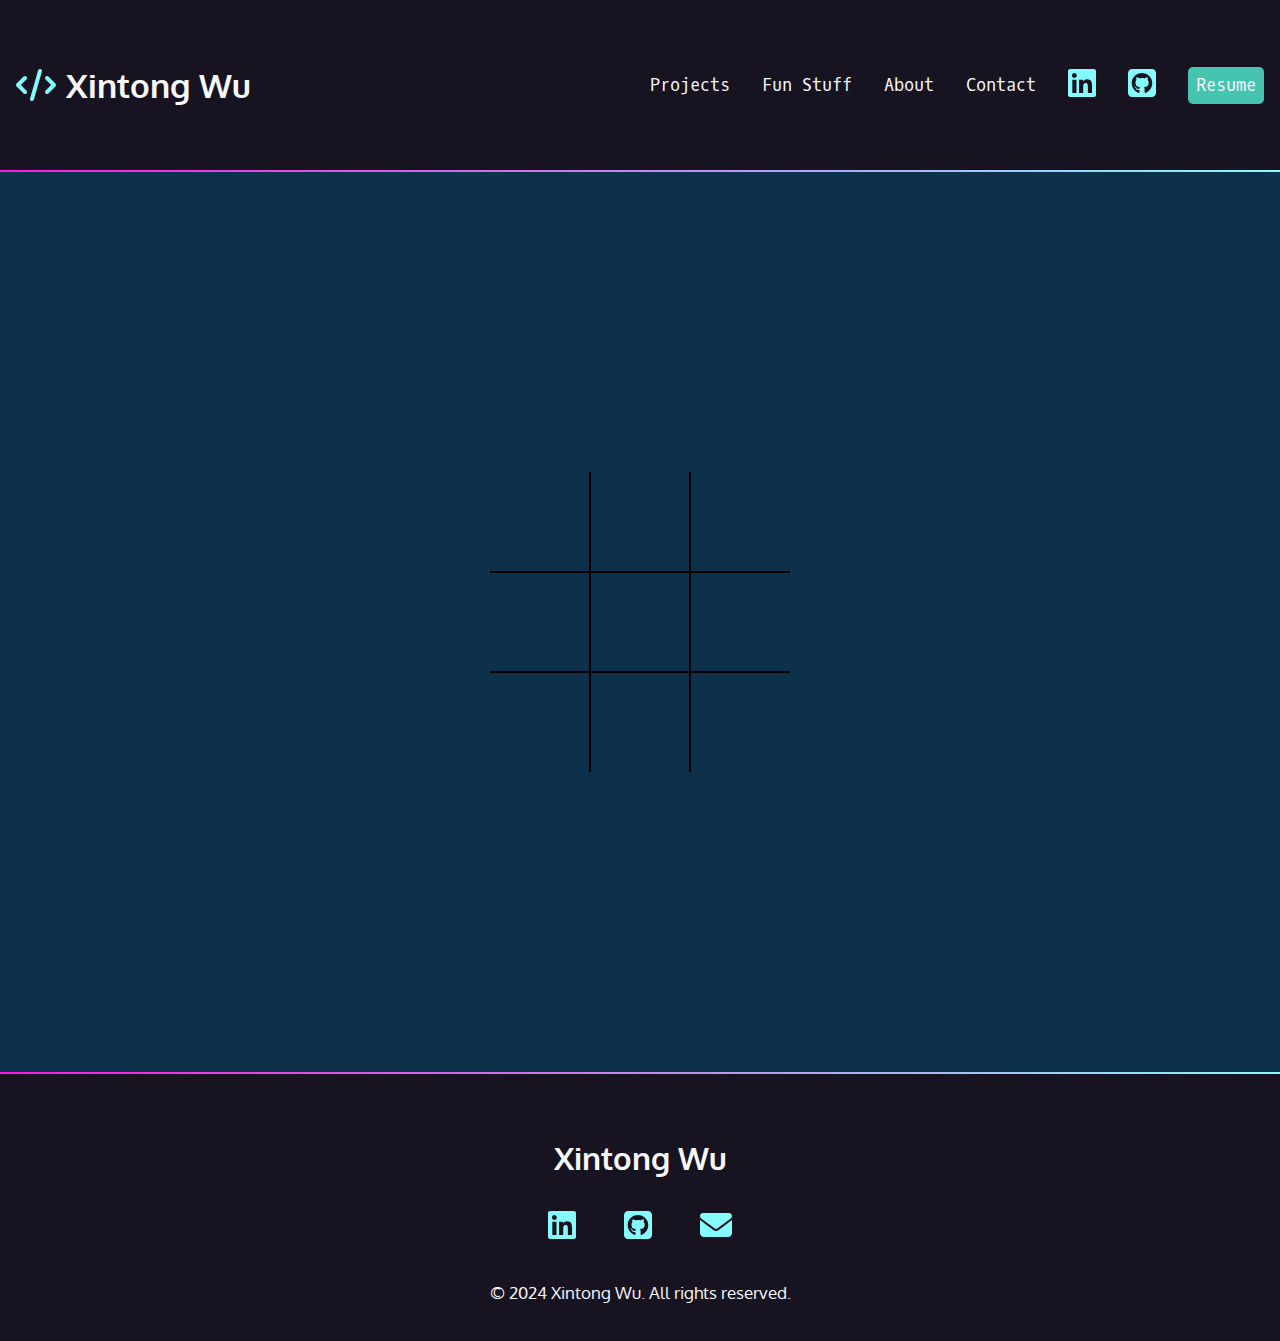
<file: fun-stuff/tic-tac-toe/tic-tac-toe.html>
<!DOCTYPE html>
<html lang="en">
  <head>
    <meta charset="UTF-8" />
    <meta name="viewport" content="width=device-width, initial-scale=1.0" />
    <title>Xintong Wu - Tic Tac Toe</title>
    <link rel="preconnect" href="https://fonts.googleapis.com" />
    <link rel="preconnect" href="https://fonts.gstatic.com" crossorigin />
    <link
      href="https://fonts.googleapis.com/css2?family=Bricolage+Grotesque&family=Oxygen+Mono&display=swap"
      rel="stylesheet"
    />
    <link
      href="https://fonts.googleapis.com/css2?family=Oxygen&display=swap"
      rel="stylesheet"
    />
    <link rel="stylesheet" href="../../css/style.css" />
    <link rel="stylesheet" href="style.css" />
  </head>
  <body>
    <nav class="navbar">
      <ul>
        <li>
          <h1>
            <a href="../../index.html">
              <div class="brand">
                <svg
                  xmlns="http://www.w3.org/2000/svg"
                  viewBox="0 0 640 512"
                  aria-hidden="true"
                >
                  <path
                    d="M392.8 1.2c-17-4.9-34.7 5-39.6 22l-128 448c-4.9 17 5 34.7 22 39.6s34.7-5 39.6-22l128-448c4.9-17-5-34.7-22-39.6zm80.6 120.1c-12.5 12.5-12.5 32.8 0 45.3L562.7 256l-89.4 89.4c-12.5 12.5-12.5 32.8 0 45.3s32.8 12.5 45.3 0l112-112c12.5-12.5 12.5-32.8 0-45.3l-112-112c-12.5-12.5-32.8-12.5-45.3 0zm-306.7 0c-12.5-12.5-32.8-12.5-45.3 0l-112 112c-12.5 12.5-12.5 32.8 0 45.3l112 112c12.5 12.5 32.8 12.5 45.3 0s12.5-32.8 0-45.3L77.3 256l89.4-89.4c12.5-12.5 12.5-32.8 0-45.3z"
                  />
                </svg>
                Xintong Wu
              </div>
            </a>
          </h1>
        </li>
        <li><a href="../../index.html#projects">Projects</a></li>
        <li><a href="../../index.html#some-fun-stuff">Fun Stuff</a></li>
        <li><a href="../../about.html">About</a></li>
        <li><a href="../../index.html#contact">Contact</a></li>
        <li>
          <a href="https://www.linkedin.com/in/wuxt/" target="_blank">
            <svg
              xmlns="http://www.w3.org/2000/svg"
              viewBox="0 0 448 512"
              aria-hidden="true"
            >
              <path
                d="M416 32H31.9C14.3 32 0 46.5 0 64.3v383.4C0 465.5 14.3 480 31.9 480H416c17.6 0 32-14.5 32-32.3V64.3c0-17.8-14.4-32.3-32-32.3zM135.4 416H69V202.2h66.5V416zm-33.2-243c-21.3 0-38.5-17.3-38.5-38.5S80.9 96 102.2 96c21.2 0 38.5 17.3 38.5 38.5 0 21.3-17.2 38.5-38.5 38.5zm282.1 243h-66.4V312c0-24.8-.5-56.7-34.5-56.7-34.6 0-39.9 27-39.9 54.9V416h-66.4V202.2h63.7v29.2h.9c8.9-16.8 30.6-34.5 62.9-34.5 67.2 0 79.7 44.3 79.7 101.9V416z"
              />
            </svg>
            <span class="sr-only">LinkedIn</span>
          </a>
        </li>
        <li>
          <a href="https://github.com/hogwartsfailure66" target="_blank"
            ><svg
              xmlns="http://www.w3.org/2000/svg"
              viewBox="0 0 448 512"
              aria-hidden="true"
            >
              <path
                d="M448 96c0-35.3-28.7-64-64-64H64C28.7 32 0 60.7 0 96V416c0 35.3 28.7 64 64 64H384c35.3 0 64-28.7 64-64V96zM265.8 407.7c0-1.8 0-6 .1-11.6c.1-11.4 .1-28.8 .1-43.7c0-15.6-5.2-25.5-11.3-30.7c37-4.1 76-9.2 76-73.1c0-18.2-6.5-27.3-17.1-39c1.7-4.3 7.4-22-1.7-45c-13.9-4.3-45.7 17.9-45.7 17.9c-13.2-3.7-27.5-5.6-41.6-5.6s-28.4 1.9-41.6 5.6c0 0-31.8-22.2-45.7-17.9c-9.1 22.9-3.5 40.6-1.7 45c-10.6 11.7-15.6 20.8-15.6 39c0 63.6 37.3 69 74.3 73.1c-4.8 4.3-9.1 11.7-10.6 22.3c-9.5 4.3-33.8 11.7-48.3-13.9c-9.1-15.8-25.5-17.1-25.5-17.1c-16.2-.2-1.1 10.2-1.1 10.2c10.8 5 18.4 24.2 18.4 24.2c9.7 29.7 56.1 19.7 56.1 19.7c0 9 .1 21.7 .1 30.6c0 4.8 .1 8.6 .1 10c0 4.3-3 9.5-11.5 8C106 393.6 59.8 330.8 59.8 257.4c0-91.8 70.2-161.5 162-161.5s166.2 69.7 166.2 161.5c.1 73.4-44.7 136.3-110.7 158.3c-8.4 1.5-11.5-3.7-11.5-8zm-90.5-54.8c-.2-1.5 1.1-2.8 3-3.2c1.9-.2 3.7 .6 3.9 1.9c.3 1.3-1 2.6-3 3c-1.9 .4-3.7-.4-3.9-1.7zm-9.1 3.2c-2.2 .2-3.7-.9-3.7-2.4c0-1.3 1.5-2.4 3.5-2.4c1.9-.2 3.7 .9 3.7 2.4c0 1.3-1.5 2.4-3.5 2.4zm-14.3-2.2c-1.9-.4-3.2-1.9-2.8-3.2s2.4-1.9 4.1-1.5c2 .6 3.3 2.1 2.8 3.4c-.4 1.3-2.4 1.9-4.1 1.3zm-12.5-7.3c-1.5-1.3-1.9-3.2-.9-4.1c.9-1.1 2.8-.9 4.3 .6c1.3 1.3 1.8 3.3 .9 4.1c-.9 1.1-2.8 .9-4.3-.6zm-8.5-10c-1.1-1.5-1.1-3.2 0-3.9c1.1-.9 2.8-.2 3.7 1.3c1.1 1.5 1.1 3.3 0 4.1c-.9 .6-2.6 0-3.7-1.5zm-6.3-8.8c-1.1-1.3-1.3-2.8-.4-3.5c.9-.9 2.4-.4 3.5 .6c1.1 1.3 1.3 2.8 .4 3.5c-.9 .9-2.4 .4-3.5-.6zm-6-6.4c-1.3-.6-1.9-1.7-1.5-2.6c.4-.6 1.5-.9 2.8-.4c1.3 .7 1.9 1.8 1.5 2.6c-.4 .9-1.7 1.1-2.8 .4z"
              />
            </svg>
            <span class="sr-only">Github</span>
          </a>
        </li>
        <li>
          <a class="button" href="../../about.html#resume">Resume</a>
        </li>
      </ul>
    </nav>

    <div class="gradient"></div>

    <main>
      <section id="tic-tac-toe" class="container-dkblue">
        <div class="board">
          <div class="cell"></div>
          <div class="cell"></div>
          <div class="cell"></div>
          <div class="cell"></div>
          <div class="cell"></div>
          <div class="cell"></div>
          <div class="cell"></div>
          <div class="cell"></div>
          <div class="cell"></div>
        </div>
      </section>
    </main>
    <div class="winning-message">
      <div class="message"></div>
      <button id="restart">Restart</button>
    </div>

    <div class="gradient"></div>

    <footer>
      <h2>Xintong Wu</h2>
      <ul>
        <li>
          <a href="https://www.linkedin.com/in/wuxt/" target="_blank">
            <svg
              xmlns="http://www.w3.org/2000/svg"
              viewBox="0 0 448 512"
              aria-hidden="true"
            >
              <path
                d="M416 32H31.9C14.3 32 0 46.5 0 64.3v383.4C0 465.5 14.3 480 31.9 480H416c17.6 0 32-14.5 32-32.3V64.3c0-17.8-14.4-32.3-32-32.3zM135.4 416H69V202.2h66.5V416zm-33.2-243c-21.3 0-38.5-17.3-38.5-38.5S80.9 96 102.2 96c21.2 0 38.5 17.3 38.5 38.5 0 21.3-17.2 38.5-38.5 38.5zm282.1 243h-66.4V312c0-24.8-.5-56.7-34.5-56.7-34.6 0-39.9 27-39.9 54.9V416h-66.4V202.2h63.7v29.2h.9c8.9-16.8 30.6-34.5 62.9-34.5 67.2 0 79.7 44.3 79.7 101.9V416z"
              />
            </svg>
            <span class="sr-only">LinkedIn</span>
          </a>
        </li>
        <li>
          <a href="https://github.com/hogwartsfailure66" target="_blank">
            <svg
              xmlns="http://www.w3.org/2000/svg"
              viewBox="0 0 448 512"
              aria-hidden="true"
            >
              <path
                d="M448 96c0-35.3-28.7-64-64-64H64C28.7 32 0 60.7 0 96V416c0 35.3 28.7 64 64 64H384c35.3 0 64-28.7 64-64V96zM265.8 407.7c0-1.8 0-6 .1-11.6c.1-11.4 .1-28.8 .1-43.7c0-15.6-5.2-25.5-11.3-30.7c37-4.1 76-9.2 76-73.1c0-18.2-6.5-27.3-17.1-39c1.7-4.3 7.4-22-1.7-45c-13.9-4.3-45.7 17.9-45.7 17.9c-13.2-3.7-27.5-5.6-41.6-5.6s-28.4 1.9-41.6 5.6c0 0-31.8-22.2-45.7-17.9c-9.1 22.9-3.5 40.6-1.7 45c-10.6 11.7-15.6 20.8-15.6 39c0 63.6 37.3 69 74.3 73.1c-4.8 4.3-9.1 11.7-10.6 22.3c-9.5 4.3-33.8 11.7-48.3-13.9c-9.1-15.8-25.5-17.1-25.5-17.1c-16.2-.2-1.1 10.2-1.1 10.2c10.8 5 18.4 24.2 18.4 24.2c9.7 29.7 56.1 19.7 56.1 19.7c0 9 .1 21.7 .1 30.6c0 4.8 .1 8.6 .1 10c0 4.3-3 9.5-11.5 8C106 393.6 59.8 330.8 59.8 257.4c0-91.8 70.2-161.5 162-161.5s166.2 69.7 166.2 161.5c.1 73.4-44.7 136.3-110.7 158.3c-8.4 1.5-11.5-3.7-11.5-8zm-90.5-54.8c-.2-1.5 1.1-2.8 3-3.2c1.9-.2 3.7 .6 3.9 1.9c.3 1.3-1 2.6-3 3c-1.9 .4-3.7-.4-3.9-1.7zm-9.1 3.2c-2.2 .2-3.7-.9-3.7-2.4c0-1.3 1.5-2.4 3.5-2.4c1.9-.2 3.7 .9 3.7 2.4c0 1.3-1.5 2.4-3.5 2.4zm-14.3-2.2c-1.9-.4-3.2-1.9-2.8-3.2s2.4-1.9 4.1-1.5c2 .6 3.3 2.1 2.8 3.4c-.4 1.3-2.4 1.9-4.1 1.3zm-12.5-7.3c-1.5-1.3-1.9-3.2-.9-4.1c.9-1.1 2.8-.9 4.3 .6c1.3 1.3 1.8 3.3 .9 4.1c-.9 1.1-2.8 .9-4.3-.6zm-8.5-10c-1.1-1.5-1.1-3.2 0-3.9c1.1-.9 2.8-.2 3.7 1.3c1.1 1.5 1.1 3.3 0 4.1c-.9 .6-2.6 0-3.7-1.5zm-6.3-8.8c-1.1-1.3-1.3-2.8-.4-3.5c.9-.9 2.4-.4 3.5 .6c1.1 1.3 1.3 2.8 .4 3.5c-.9 .9-2.4 .4-3.5-.6zm-6-6.4c-1.3-.6-1.9-1.7-1.5-2.6c.4-.6 1.5-.9 2.8-.4c1.3 .7 1.9 1.8 1.5 2.6c-.4 .9-1.7 1.1-2.8 .4z"
              />
            </svg>
            <span class="sr-only">Github</span>
          </a>
        </li>
        <li>
          <a href="mailto:wuxt@tamu.edu">
            <svg
              xmlns="http://www.w3.org/2000/svg"
              viewBox="0 0 512 512"
              aria-hidden="true"
            >
              <path
                d="M48 64C21.5 64 0 85.5 0 112c0 15.1 7.1 29.3 19.2 38.4L236.8 313.6c11.4 8.5 27 8.5 38.4 0L492.8 150.4c12.1-9.1 19.2-23.3 19.2-38.4c0-26.5-21.5-48-48-48H48zM0 176V384c0 35.3 28.7 64 64 64H448c35.3 0 64-28.7 64-64V176L294.4 339.2c-22.8 17.1-54 17.1-76.8 0L0 176z"
              />
            </svg>
            <span class="sr-only">Email</span>
          </a>
        </li>
      </ul>
      <p><small>&copy; 2024 Xintong Wu. All rights reserved.</small></p>
    </footer>

    <script src="tic-tac-toe.js"></script>
  </body>
</html>
</file>
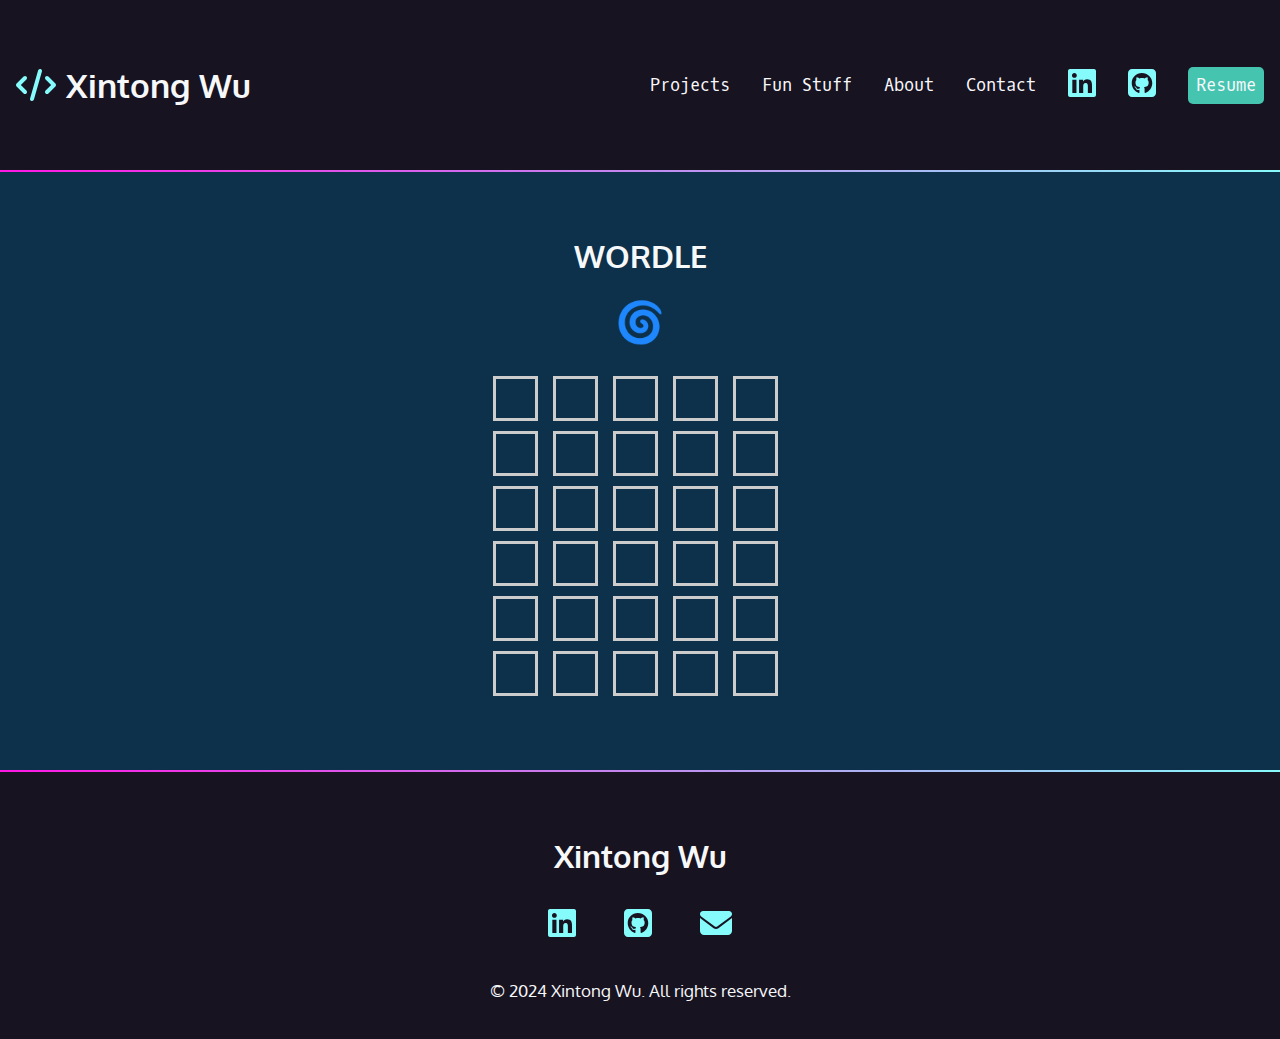
<file: fun-stuff/wordle/wordle.html>
<!DOCTYPE html>
<html lang="en">
  <head>
    <meta charset="UTF-8" />
    <meta name="viewport" content="width=device-width, initial-scale=1.0" />
    <title>Xintong Wu - Wordle</title>
    <link rel="preconnect" href="https://fonts.googleapis.com" />
    <link rel="preconnect" href="https://fonts.gstatic.com" crossorigin />
    <link
      href="https://fonts.googleapis.com/css2?family=Bricolage+Grotesque&family=Oxygen+Mono&display=swap"
      rel="stylesheet"
    />
    <link
      href="https://fonts.googleapis.com/css2?family=Oxygen&display=swap"
      rel="stylesheet"
    />
    <link rel="stylesheet" href="../../css/style.css" />
    <link rel="stylesheet" href="style.css" />
  </head>
  <body>
    <nav class="navbar">
      <ul>
        <li>
          <h1>
            <a href="../../index.html">
              <div class="brand">
                <svg
                  xmlns="http://www.w3.org/2000/svg"
                  viewBox="0 0 640 512"
                  aria-hidden="true"
                >
                  <path
                    d="M392.8 1.2c-17-4.9-34.7 5-39.6 22l-128 448c-4.9 17 5 34.7 22 39.6s34.7-5 39.6-22l128-448c4.9-17-5-34.7-22-39.6zm80.6 120.1c-12.5 12.5-12.5 32.8 0 45.3L562.7 256l-89.4 89.4c-12.5 12.5-12.5 32.8 0 45.3s32.8 12.5 45.3 0l112-112c12.5-12.5 12.5-32.8 0-45.3l-112-112c-12.5-12.5-32.8-12.5-45.3 0zm-306.7 0c-12.5-12.5-32.8-12.5-45.3 0l-112 112c-12.5 12.5-12.5 32.8 0 45.3l112 112c12.5 12.5 32.8 12.5 45.3 0s12.5-32.8 0-45.3L77.3 256l89.4-89.4c12.5-12.5 12.5-32.8 0-45.3z"
                  />
                </svg>
                Xintong Wu
              </div>
            </a>
          </h1>
        </li>
        <li><a href="../../index.html#projects">Projects</a></li>
        <li><a href="../../index.html#some-fun-stuff">Fun Stuff</a></li>
        <li><a href="../../about.html">About</a></li>
        <li><a href="../../index.html#contact">Contact</a></li>
        <li>
          <a href="https://www.linkedin.com/in/wuxt/" target="_blank">
            <svg
              xmlns="http://www.w3.org/2000/svg"
              viewBox="0 0 448 512"
              aria-hidden="true"
            >
              <path
                d="M416 32H31.9C14.3 32 0 46.5 0 64.3v383.4C0 465.5 14.3 480 31.9 480H416c17.6 0 32-14.5 32-32.3V64.3c0-17.8-14.4-32.3-32-32.3zM135.4 416H69V202.2h66.5V416zm-33.2-243c-21.3 0-38.5-17.3-38.5-38.5S80.9 96 102.2 96c21.2 0 38.5 17.3 38.5 38.5 0 21.3-17.2 38.5-38.5 38.5zm282.1 243h-66.4V312c0-24.8-.5-56.7-34.5-56.7-34.6 0-39.9 27-39.9 54.9V416h-66.4V202.2h63.7v29.2h.9c8.9-16.8 30.6-34.5 62.9-34.5 67.2 0 79.7 44.3 79.7 101.9V416z"
              />
            </svg>
            <span class="sr-only">LinkedIn</span>
          </a>
        </li>
        <li>
          <a href="https://github.com/hogwartsfailure66" target="_blank"
            ><svg
              xmlns="http://www.w3.org/2000/svg"
              viewBox="0 0 448 512"
              aria-hidden="true"
            >
              <path
                d="M448 96c0-35.3-28.7-64-64-64H64C28.7 32 0 60.7 0 96V416c0 35.3 28.7 64 64 64H384c35.3 0 64-28.7 64-64V96zM265.8 407.7c0-1.8 0-6 .1-11.6c.1-11.4 .1-28.8 .1-43.7c0-15.6-5.2-25.5-11.3-30.7c37-4.1 76-9.2 76-73.1c0-18.2-6.5-27.3-17.1-39c1.7-4.3 7.4-22-1.7-45c-13.9-4.3-45.7 17.9-45.7 17.9c-13.2-3.7-27.5-5.6-41.6-5.6s-28.4 1.9-41.6 5.6c0 0-31.8-22.2-45.7-17.9c-9.1 22.9-3.5 40.6-1.7 45c-10.6 11.7-15.6 20.8-15.6 39c0 63.6 37.3 69 74.3 73.1c-4.8 4.3-9.1 11.7-10.6 22.3c-9.5 4.3-33.8 11.7-48.3-13.9c-9.1-15.8-25.5-17.1-25.5-17.1c-16.2-.2-1.1 10.2-1.1 10.2c10.8 5 18.4 24.2 18.4 24.2c9.7 29.7 56.1 19.7 56.1 19.7c0 9 .1 21.7 .1 30.6c0 4.8 .1 8.6 .1 10c0 4.3-3 9.5-11.5 8C106 393.6 59.8 330.8 59.8 257.4c0-91.8 70.2-161.5 162-161.5s166.2 69.7 166.2 161.5c.1 73.4-44.7 136.3-110.7 158.3c-8.4 1.5-11.5-3.7-11.5-8zm-90.5-54.8c-.2-1.5 1.1-2.8 3-3.2c1.9-.2 3.7 .6 3.9 1.9c.3 1.3-1 2.6-3 3c-1.9 .4-3.7-.4-3.9-1.7zm-9.1 3.2c-2.2 .2-3.7-.9-3.7-2.4c0-1.3 1.5-2.4 3.5-2.4c1.9-.2 3.7 .9 3.7 2.4c0 1.3-1.5 2.4-3.5 2.4zm-14.3-2.2c-1.9-.4-3.2-1.9-2.8-3.2s2.4-1.9 4.1-1.5c2 .6 3.3 2.1 2.8 3.4c-.4 1.3-2.4 1.9-4.1 1.3zm-12.5-7.3c-1.5-1.3-1.9-3.2-.9-4.1c.9-1.1 2.8-.9 4.3 .6c1.3 1.3 1.8 3.3 .9 4.1c-.9 1.1-2.8 .9-4.3-.6zm-8.5-10c-1.1-1.5-1.1-3.2 0-3.9c1.1-.9 2.8-.2 3.7 1.3c1.1 1.5 1.1 3.3 0 4.1c-.9 .6-2.6 0-3.7-1.5zm-6.3-8.8c-1.1-1.3-1.3-2.8-.4-3.5c.9-.9 2.4-.4 3.5 .6c1.1 1.3 1.3 2.8 .4 3.5c-.9 .9-2.4 .4-3.5-.6zm-6-6.4c-1.3-.6-1.9-1.7-1.5-2.6c.4-.6 1.5-.9 2.8-.4c1.3 .7 1.9 1.8 1.5 2.6c-.4 .9-1.7 1.1-2.8 .4z"
              />
            </svg>
            <span class="sr-only">Github</span>
          </a>
        </li>
        <li>
          <a class="button" href="../../about.html#resume">Resume</a>
        </li>
      </ul>
    </nav>

    <div class="gradient"></div>

    <main>
      <section class="container-dkblue">
        <div class="wordle">
          <h2 class="brand-wordle">WORDLE</h2>
          <div class="info-bar hidden">
            <div class="spiral">🌀</div>
          </div>
          <div class="playboard">
            <div class="letter" id="letter-0"></div>
            <div class="letter" id="letter-1"></div>
            <div class="letter" id="letter-2"></div>
            <div class="letter" id="letter-3"></div>
            <div class="letter" id="letter-4"></div>

            <div class="letter" id="letter-5"></div>
            <div class="letter" id="letter-6"></div>
            <div class="letter" id="letter-7"></div>
            <div class="letter" id="letter-8"></div>
            <div class="letter" id="letter-9"></div>

            <div class="letter" id="letter-10"></div>
            <div class="letter" id="letter-11"></div>
            <div class="letter" id="letter-12"></div>
            <div class="letter" id="letter-13"></div>
            <div class="letter" id="letter-14"></div>

            <div class="letter" id="letter-15"></div>
            <div class="letter" id="letter-16"></div>
            <div class="letter" id="letter-17"></div>
            <div class="letter" id="letter-18"></div>
            <div class="letter" id="letter-19"></div>

            <div class="letter" id="letter-20"></div>
            <div class="letter" id="letter-21"></div>
            <div class="letter" id="letter-22"></div>
            <div class="letter" id="letter-23"></div>
            <div class="letter" id="letter-24"></div>

            <div class="letter" id="letter-25"></div>
            <div class="letter" id="letter-26"></div>
            <div class="letter" id="letter-27"></div>
            <div class="letter" id="letter-28"></div>
            <div class="letter" id="letter-29"></div>
          </div>
        </div>
      </section>
    </main>

    <div class="gradient"></div>

    <footer>
      <h2>Xintong Wu</h2>
      <ul>
        <li>
          <a href="https://www.linkedin.com/in/wuxt/" target="_blank">
            <svg
              xmlns="http://www.w3.org/2000/svg"
              viewBox="0 0 448 512"
              aria-hidden="true"
            >
              <path
                d="M416 32H31.9C14.3 32 0 46.5 0 64.3v383.4C0 465.5 14.3 480 31.9 480H416c17.6 0 32-14.5 32-32.3V64.3c0-17.8-14.4-32.3-32-32.3zM135.4 416H69V202.2h66.5V416zm-33.2-243c-21.3 0-38.5-17.3-38.5-38.5S80.9 96 102.2 96c21.2 0 38.5 17.3 38.5 38.5 0 21.3-17.2 38.5-38.5 38.5zm282.1 243h-66.4V312c0-24.8-.5-56.7-34.5-56.7-34.6 0-39.9 27-39.9 54.9V416h-66.4V202.2h63.7v29.2h.9c8.9-16.8 30.6-34.5 62.9-34.5 67.2 0 79.7 44.3 79.7 101.9V416z"
              />
            </svg>
            <span class="sr-only">LinkedIn</span>
          </a>
        </li>
        <li>
          <a href="https://github.com/hogwartsfailure66" target="_blank">
            <svg
              xmlns="http://www.w3.org/2000/svg"
              viewBox="0 0 448 512"
              aria-hidden="true"
            >
              <path
                d="M448 96c0-35.3-28.7-64-64-64H64C28.7 32 0 60.7 0 96V416c0 35.3 28.7 64 64 64H384c35.3 0 64-28.7 64-64V96zM265.8 407.7c0-1.8 0-6 .1-11.6c.1-11.4 .1-28.8 .1-43.7c0-15.6-5.2-25.5-11.3-30.7c37-4.1 76-9.2 76-73.1c0-18.2-6.5-27.3-17.1-39c1.7-4.3 7.4-22-1.7-45c-13.9-4.3-45.7 17.9-45.7 17.9c-13.2-3.7-27.5-5.6-41.6-5.6s-28.4 1.9-41.6 5.6c0 0-31.8-22.2-45.7-17.9c-9.1 22.9-3.5 40.6-1.7 45c-10.6 11.7-15.6 20.8-15.6 39c0 63.6 37.3 69 74.3 73.1c-4.8 4.3-9.1 11.7-10.6 22.3c-9.5 4.3-33.8 11.7-48.3-13.9c-9.1-15.8-25.5-17.1-25.5-17.1c-16.2-.2-1.1 10.2-1.1 10.2c10.8 5 18.4 24.2 18.4 24.2c9.7 29.7 56.1 19.7 56.1 19.7c0 9 .1 21.7 .1 30.6c0 4.8 .1 8.6 .1 10c0 4.3-3 9.5-11.5 8C106 393.6 59.8 330.8 59.8 257.4c0-91.8 70.2-161.5 162-161.5s166.2 69.7 166.2 161.5c.1 73.4-44.7 136.3-110.7 158.3c-8.4 1.5-11.5-3.7-11.5-8zm-90.5-54.8c-.2-1.5 1.1-2.8 3-3.2c1.9-.2 3.7 .6 3.9 1.9c.3 1.3-1 2.6-3 3c-1.9 .4-3.7-.4-3.9-1.7zm-9.1 3.2c-2.2 .2-3.7-.9-3.7-2.4c0-1.3 1.5-2.4 3.5-2.4c1.9-.2 3.7 .9 3.7 2.4c0 1.3-1.5 2.4-3.5 2.4zm-14.3-2.2c-1.9-.4-3.2-1.9-2.8-3.2s2.4-1.9 4.1-1.5c2 .6 3.3 2.1 2.8 3.4c-.4 1.3-2.4 1.9-4.1 1.3zm-12.5-7.3c-1.5-1.3-1.9-3.2-.9-4.1c.9-1.1 2.8-.9 4.3 .6c1.3 1.3 1.8 3.3 .9 4.1c-.9 1.1-2.8 .9-4.3-.6zm-8.5-10c-1.1-1.5-1.1-3.2 0-3.9c1.1-.9 2.8-.2 3.7 1.3c1.1 1.5 1.1 3.3 0 4.1c-.9 .6-2.6 0-3.7-1.5zm-6.3-8.8c-1.1-1.3-1.3-2.8-.4-3.5c.9-.9 2.4-.4 3.5 .6c1.1 1.3 1.3 2.8 .4 3.5c-.9 .9-2.4 .4-3.5-.6zm-6-6.4c-1.3-.6-1.9-1.7-1.5-2.6c.4-.6 1.5-.9 2.8-.4c1.3 .7 1.9 1.8 1.5 2.6c-.4 .9-1.7 1.1-2.8 .4z"
              />
            </svg>
            <span class="sr-only">Github</span>
          </a>
        </li>
        <li>
          <a href="mailto:wuxt@tamu.edu">
            <svg
              xmlns="http://www.w3.org/2000/svg"
              viewBox="0 0 512 512"
              aria-hidden="true"
            >
              <path
                d="M48 64C21.5 64 0 85.5 0 112c0 15.1 7.1 29.3 19.2 38.4L236.8 313.6c11.4 8.5 27 8.5 38.4 0L492.8 150.4c12.1-9.1 19.2-23.3 19.2-38.4c0-26.5-21.5-48-48-48H48zM0 176V384c0 35.3 28.7 64 64 64H448c35.3 0 64-28.7 64-64V176L294.4 339.2c-22.8 17.1-54 17.1-76.8 0L0 176z"
              />
            </svg>
            <span class="sr-only">Email</span>
          </a>
        </li>
      </ul>
      <p><small>&copy; 2024 Xintong Wu. All rights reserved.</small></p>
    </footer>
    <script src="wordle.js"></script>
  </body>
</html>
</file>
<file: css/style.css>
/* variables declared here - colors, fonts and sizes. */
:root {
  --black: #171321;
  --dkblue: #0d314b;
  --plum: #4b0d49;
  --hotmag: #ff17e4;
  --magenta: #e310cb;
  --green: #9aeba3;
  --mint: #45c4b0;
  --aqua: #86fbfb;
  --white: #f7f8fa;
  --ltblue: #d8ebf2;
  --font-size: 1.3rem;
  --mono: "Oxygen mono", monospace;
  --sans: Oxygen, sans-serif;
  --sm: 640px;
  --md: 768px;
  --lg: 1024px;
  --xl: 1280px;
  --xxl: 1536px;
}

/* some generic styles*/
html {
  box-sizing: border-box;
}

*,
*::before,
*::after {
  box-sizing: inherit;
}

body {
  margin: 0;
  padding: 0;
  font-family: var(--sans);
  background-color: var(--black);
  color: var(--white);
  font-size: var(--font-size);
}

h1,
h2,
h3 {
  margin: 0;
}

a {
  color: var(--mint);
}

a:hover {
  color: var(--green);
  text-decoration: none;
}

.sr-only {
  border: 0 !important;
  clip: rect(1px, 1px, 1px, 1px) !important;
  -webkit-clip-path: inset(50%) !important;
  clip-path: inset(50%) !important;
  height: 1px !important;
  overflow: hidden !important;
  margin: -1px !important;
  padding: 0 !important;
  position: absolute !important;
  width: 1px !important;
  white-space: nowrap !important;
}

.button {
  background-color: var(--mint);
  padding: 0.5rem;
  border-radius: 5px;
  font-family: var(--mono);
}

.button:hover {
  color: var(--white);
  background-color: var(--green);
}

svg {
  fill: var(--aqua);
  height: 2rem;
}

svg:hover {
  fill: var(--mint);
}

/* background color divs */
.container-plum {
  background-color: var(--plum);
}

.container-dkblue {
  background-color: var(--dkblue);
}

.container-black {
  background-color: var(--black);
}

.container-ltblue {
  background-color: var(--ltblue);
}

.gradient {
  background: linear-gradient(
    90deg,
    rgba(255, 23, 228, 1) 0%,
    rgba(134, 251, 251, 1) 100%
  );
  height: 2px;
}

.card {
  width: auto;
  border-radius: 10px;
  padding: 1rem;
}

/* navbar styles */
nav {
  font-family: var(--mono);
  font-size: 80%;
  padding: 4rem 1rem;
}

nav h1 {
  display: inline-block;
  font-family: var(--sans);
}

nav .brand {
  display: inline-block;
  display: flex;
  align-items: center;
  gap: 10px;
}

nav h1 .brand:hover {
  color: var(--mint);
  fill: var(--mint);
}

nav ul {
  list-style: none;
  padding: 0;
  margin: 0;
  display: flex;
  flex-flow: row wrap;
  justify-content: center;
  align-items: center;
  gap: 2rem;
}

nav li:first-child {
  flex-basis: 100%;
  text-align: center;
}

nav a {
  text-decoration: none;
  color: var(--white);
  display: block;
}

nav a:hover {
  color: var(--mint);
}

@media (min-width: 768px) {
  nav {
    max-width: var(--xl);
    margin: 0 auto;
  }

  nav li:first-child {
    flex-basis: auto;
    text-align: left;
    margin-right: auto;
  }
}

/* footer styles */
footer {
  max-width: 400px;
  margin: 0 auto;
  text-align: center;
  padding: 4rem 0 1rem 0;
}

footer ul {
  list-style: none;
  margin: 2rem 0;
  padding: 0;
  display: flex;
  justify-content: center;
  align-items: center;
  flex-flow: row wrap;
  gap: 3rem;
}

/* rainbow animation */
@keyframes rainbow {
  100%,
  0% {
    color: rgb(255, 0, 0);
  }
  8% {
    color: rgb(255, 127, 0);
  }
  16% {
    color: rgb(255, 255, 0);
  }
  25% {
    color: rgb(127, 255, 0);
  }
  33% {
    color: rgb(0, 255, 0);
  }
  41% {
    color: rgb(0, 255, 127);
  }
  50% {
    color: rgb(0, 255, 255);
  }
  58% {
    color: rgb(0, 127, 255);
  }
  66% {
    color: rgb(0, 0, 255);
  }
  75% {
    color: rgb(127, 0, 255);
  }
  83% {
    color: rgb(255, 0, 255);
  }
  91% {
    color: rgb(255, 0, 127);
  }
}

.rainbow {
  animation: rainbow 4s infinite linear;
}

/* intro styles */
#intro {
  padding: 4rem 1rem 10rem 1rem;
  max-width: var(--xl);
  margin: 0 auto;
  display: flex;
  align-items: center;
  gap: 3rem;
  flex-direction: column;
}

@media (min-width: 768px) {
  #intro {
    flex-direction: row;
    justify-content: space-between;
  }
}

#intro img {
  border-radius: 10px;
  max-height: 350px;
}

#intro p {
  font-size: 1rem;
  line-height: 1.5;
}

#intro .name,
#intro .sub-intro {
  font-family: var(--mono);
}

#intro .highlight-name {
  display: block;
  font-family: var(--sans);
  font-size: 4rem;
  color: var(--aqua);
}

#intro h2 {
  font-size: 4rem;
}

/* projects styles */
#projects {
  max-width: var(--xl);
  margin: 0 auto;
  padding: 4rem 1rem;
}

#projects h2 {
  font-size: 2.5rem;
  margin-bottom: calc(2.5rem * 1.5);
}

#projects .sub-description {
  font-size: 1rem;
  font-family: var(--mono);
}

#projects h3 {
  color: var(--aqua);
}

#projects h4 {
  font-size: 1rem;
  margin: 0;
  font-family: var(--mono);
}

#projects .project-description {
  font-size: 1rem;
  line-height: 1.5;
}

#projects ul {
  padding: 0;
  margin: 0;
  list-style: none;
  display: flex;
  flex-flow: row wrap;
  gap: 1rem;
  font-size: 1rem;
}

#projects .mt-1 {
  margin-top: 1rem;
}

#projects .links a {
  color: var(--white);
}

#projects .links a:hover {
  color: var(--aqua);
}

#projects .img-box {
  margin: 2rem 0 4rem 0;
  border-left: 1px solid var(--aqua);
  border-top: 1px solid var(--aqua);
  display: inline-block;
}

#projects img {
  width: 100%;
  max-width: 600px;
  border-radius: 10px;
}

@media (min-width: 768px) {
  #projects article {
    display: grid;
    grid-template-areas: "img text";
    grid-template-columns: 1fr 1fr;
    gap: 2rem;
  }

  #projects .text {
    grid-area: text;
    /* max-width: 550px; */
    margin-left: auto;
    text-align: right;
  }

  #projects ul {
    justify-content: flex-end;
  }

  #projects .img-box {
    grid-area: img;
  }
}

#projects .reverse-article .text {
  text-align: left;
  grid-area: img;
}

#projects .reverse-article ul {
  justify-content: flex-start;
}

#projects .reverse-article .img-box {
  grid-area: text;
}

/* contact styles */
#contact {
  margin: 0 auto;
  max-width: 400px;
  display: flex;
  flex-direction: column;
  justify-content: center;
  align-items: center;
  text-align: center;
  padding: 4rem 0;
}

#contact a {
  color: var(--white);
  text-decoration: none;
}

#contact p:last-child {
  margin-top: 3rem;
}

/* about page */
#about {
  display: flex;
  flex-direction: column;
  /* justify-content: center; */
  align-items: center;
}

#about img {
  border-radius: 10px;
  max-height: 400px;
  max-width: 400px;
  margin-top: 2rem;
}

@media (min-width: 768px) {
  #about {
    flex-direction: row;
    align-items: flex-start;
  }

  #about img {
    margin-top: 0 rem;
  }
}

/* fun stuff */
#some-fun-stuff {
  max-width: var(--xl);
  margin: 0 auto;
  padding: 4rem 1rem;
}

.fun-stuff {
  margin: 3rem 0rem;
}

.fun-stuff ul {
  list-style: none;
  display: flex;
  flex-direction: column;
  justify-content: center;
  align-items: center;
  gap: 2rem;
}

@media (min-width: 768px) {
  .fun-stuff ul {
    flex-direction: row;
    justify-content: space-evenly;
  }
}

.fun-stuff img {
  max-width: 300px;
  border-left: 1px solid var(--aqua);
  border-top: 1px solid var(--aqua);
  padding: 1rem;
  border-radius: 10px;
  transition: 0.5s all ease-in-out;
}

.fun-stuff img:hover {
  transform: scale(1.05);
}

/* resume */
#resume {
  max-width: var(--xl);
  margin: 0 auto;
  padding: 4rem 1rem;
  display: block;
  height: 1000px;
}

#resume h2 {
  margin-bottom: 2rem;
}

/* wordle */
.wordle {
  max-width: var(--xl);
  margin: 0 auto;
  padding: 4rem 1rem;
  color: var(--white);
}
</file>
<file: fun-stuff/tic-tac-toe/style.css>
:root {
  --cell-size: 100px;
  --mark-size: calc(var(--cell-size) * 0.9);
}

html {
  box-sizing: border-box;
}

*,
*::before,
*::after {
  box-sizing: inherit;
}

body {
  margin: 0;
  padding: 0;
}

.board {
  width: 100vw;
  height: 100vh;
  display: grid;
  justify-content: center;
  align-content: center;
  justify-items: center;
  align-items: center;
  grid-template-columns: repeat(3, auto);
}

.cell {
  width: var(--cell-size);
  height: var(--cell-size);
  border: 1px solid black;
  display: flex;
  justify-content: center;
  align-items: center;
  position: relative;
  cursor: pointer;
}

.cell:first-child,
.cell:nth-child(2),
.cell:nth-child(3) {
  border-top: none;
}

.cell:nth-child(3n + 1) {
  border-left: none;
}

.cell:nth-child(3n) {
  border-right: none;
}

.cell:nth-child(7),
.cell:nth-child(8),
.cell:last-child {
  border-bottom: none;
}

.cell.x {
  cursor: not-allowed;
}

.cell.circle {
  cursor: not-allowed;
}

.cell.x::before,
.cell.x::after,
.board.x .cell:not(.x):not(.circle):hover::before,
.board.x .cell:not(.x):not(.circle):hover::after {
  content: "";
  width: calc(var(--mark-size) * 0.15);
  height: var(--mark-size);
  background-color: black;
  position: absolute;
}

.cell.x::before,
.board.x .cell:not(.x):not(.circle):hover::before {
  transform: rotate(45deg);
}

.cell.x::after,
.board.x .cell:not(.x):not(.circle):hover::after {
  transform: rotate(-45deg);
}

.cell.circle::before,
.cell.circle::after,
.board.circle .cell:not(.x):not(.circle):hover::before,
.board.circle .cell:not(.x):not(.circle):hover::after {
  content: "";
  position: absolute;
  border-radius: 50%;
}

.cell.circle::before,
.board.circle .cell:not(.x):not(.circle):hover::before {
  width: var(--mark-size);
  height: var(--mark-size);
  background-color: black;
}

.cell.circle::after,
.board.circle .cell:not(.x):not(.circle):hover::after {
  width: calc(var(--mark-size) * 0.7);
  height: calc(var(--mark-size) * 0.7);
  /* background-color: white; */
  background-color: var(--dkblue);
}

.board.x .cell:not(.x):not(.circle):hover::before,
.board.x .cell:not(.x):not(.circle):hover::after {
  background-color: lightgray;
}

.board.circle .cell:not(.x):not(.circle):hover::before {
  background-color: lightgray;
}

.winning-message {
  position: fixed;
  top: 0;
  left: 0;
  right: 0;
  bottom: 0;
  background-color: rgba(0, 0, 0, 0.8);
  justify-content: center;
  align-items: center;
  flex-direction: column;
  display: none;
}

.message {
  color: white;
  font-size: 5rem;
}

button {
  font-size: 3rem;
  background-color: white;
  border: 1px solid black;
  padding: 0.25em 0.5em;
  cursor: pointer;
}

button:hover {
  background-color: black;
  color: white;
  border-color: white;
}

.winning-message.show {
  display: flex;
}
</file>
<file: fun-stuff/wordle/style.css>
h2 {
  text-align: center;
}

.info-bar {
  text-align: center;
  padding: 20px;
  display: flex;
  align-items: center;
  justify-content: center;
}

.hidden {
  visibility: hidden;
}

/* rotates clockwise indefinitely */
@keyframes spin {
  to {
    transform: rotate(360deg);
  }
}

.spiral {
  animation: spin 1.5s linear infinite;
  font-size: 40px;
}

.playboard {
  max-width: 295px;
  width: 100%;
  margin: 10px auto;
  display: grid;
  grid-template-columns: 1fr 1fr 1fr 1fr 1fr;
  row-gap: 10px;
  column-gap: 5px;
}

.letter {
  height: 45px;
  width: 45px;
  font-size: 30px;
  text-transform: uppercase;
  border: 3px solid #ccc;
  font-weight: bold;
  display: flex;
  align-items: center;
  justify-content: center;
}

.correct {
  background-color: darkgreen;
  color: white;
}

.close {
  background-color: goldenrod;
  color: white;
}

.wrong {
  background-color: #888;
  color: white;
}

.invalid {
  animation: flash 1s;
}

/* flashes red border and then fades back to gray */
@keyframes flash {
  5% {
    border-color: crimson;
  }

  100% {
    border-color: #ccc;
  }
}

/* winner animation */

@keyframes rainbow {
  100%,
  0% {
    color: rgb(255, 0, 0);
  }
  8% {
    color: rgb(255, 127, 0);
  }
  16% {
    color: rgb(255, 255, 0);
  }
  25% {
    color: rgb(127, 255, 0);
  }
  33% {
    color: rgb(0, 255, 0);
  }
  41% {
    color: rgb(0, 255, 127);
  }
  50% {
    color: rgb(0, 255, 255);
  }
  58% {
    color: rgb(0, 127, 255);
  }
  66% {
    color: rgb(0, 0, 255);
  }
  75% {
    color: rgb(127, 0, 255);
  }
  83% {
    color: rgb(255, 0, 255);
  }
  91% {
    color: rgb(255, 0, 127);
  }
}

.winner {
  animation: rainbow 4s infinite linear;
}
</file>
